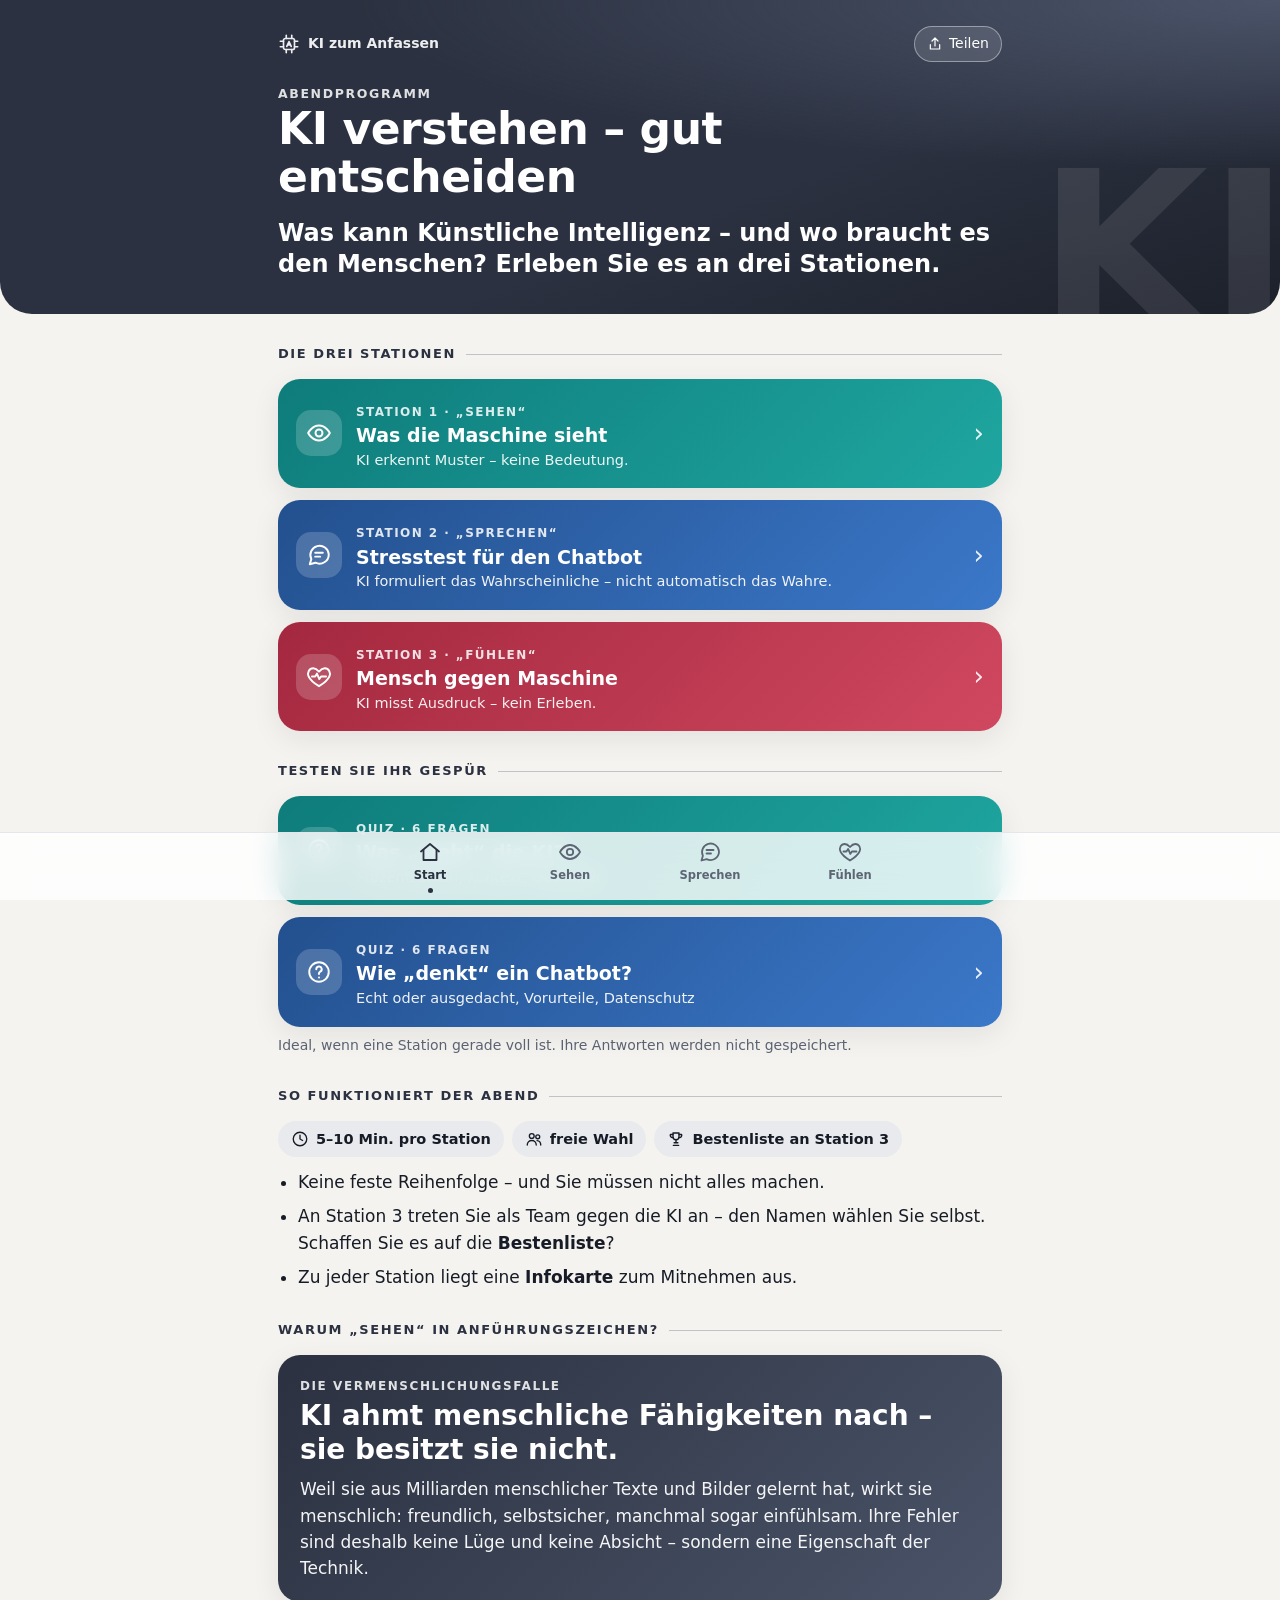
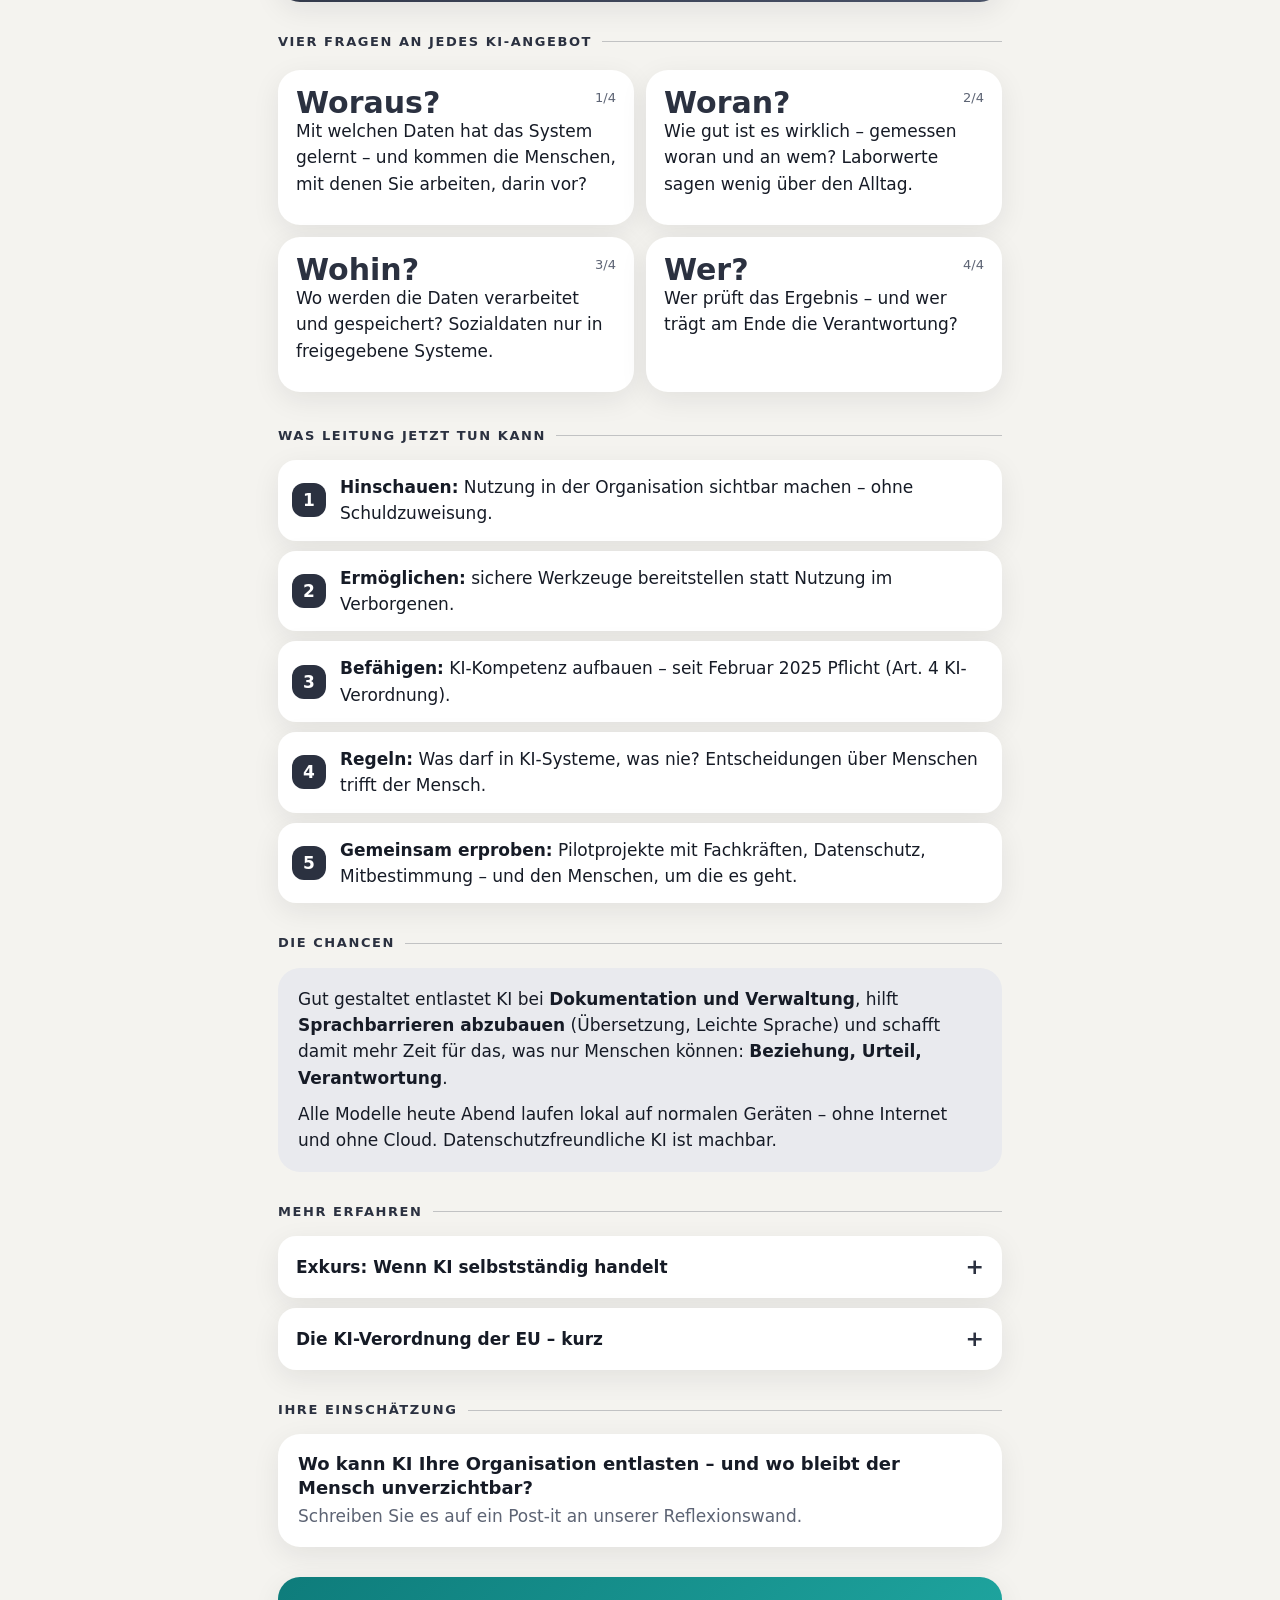
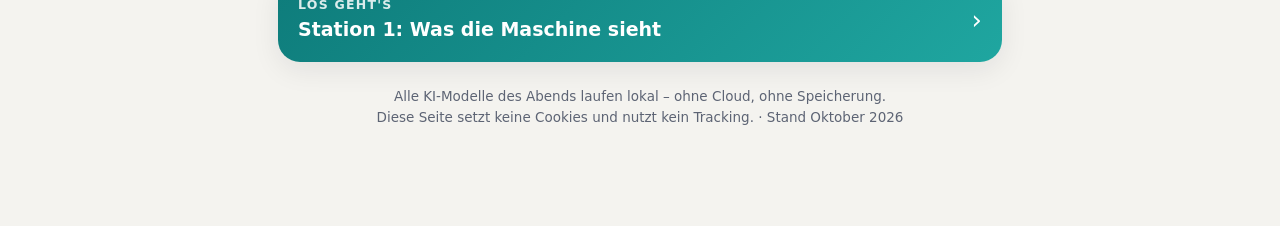
<file: site/index.html>
<!DOCTYPE html>
<html lang="de">
<head>
<meta charset="utf-8">
<meta name="viewport" content="width=device-width, initial-scale=1, viewport-fit=cover">
<meta name="description" content="KI verstehen – gut entscheiden. Begleitseite zum Abendprogramm mit drei Stationen: „Sehen“, „Sprechen“, „Fühlen“.">
<meta name="theme-color" content="#2b3140">
<title>KI zum Anfassen – „Sehen“ · „Sprechen“ · „Fühlen“</title>
<link rel="icon" href="assets/favicon.svg" type="image/svg+xml">
<link rel="stylesheet" href="assets/style.css">
<script src="assets/app.js" defer></script>
</head>
<body class="st0" data-page="start">

<header class="hero" data-big="KI">
  <div class="wrap">
    <div class="top">
      <span class="brand"><span data-icon="chip"></span>KI zum Anfassen</span>
      <button class="share" type="button"></button>
    </div>
    <div class="kicker">Abendprogramm</div>
    <h1>KI verstehen – gut entscheiden</h1>
    <p class="lead">Was kann Künstliche Intelligenz – und wo braucht es den Menschen? Erleben Sie es an drei Stationen.</p>
  </div>
</header>

<main class="wrap">

  <section class="reveal">
    <h2>Die drei Stationen</h2>
    <div class="tiles">
      <a class="tile st1" href="station-1.html"><span class="tnum" data-icon="eye"></span>
        <span><span class="k">Station 1 · „Sehen“</span><h3>Was die Maschine sieht</h3><p>KI erkennt Muster – keine Bedeutung.</p></span><span class="arrow">›</span></a>
      <a class="tile st2" href="station-2.html"><span class="tnum" data-icon="speech"></span>
        <span><span class="k">Station 2 · „Sprechen“</span><h3>Stresstest für den Chatbot</h3><p>KI formuliert das Wahrscheinliche – nicht automatisch das Wahre.</p></span><span class="arrow">›</span></a>
      <a class="tile st3" href="station-3.html"><span class="tnum" data-icon="heart"></span>
        <span><span class="k">Station 3 · „Fühlen“</span><h3>Mensch gegen Maschine</h3><p>KI misst Ausdruck – kein Erleben.</p></span><span class="arrow">›</span></a>
    </div>
  </section>

  <section class="reveal">
    <h2>Testen Sie Ihr Gespür</h2>
    <div class="tiles">
      <a class="tile st1" href="station-1.html#quiz"><span class="tnum" data-icon="quiz"></span>
        <span><span class="k">Quiz · 6 Fragen</span><h3>Was „sieht“ die KI?</h3><p>Prozentzahlen, Kontext, Gesichter</p></span><span class="arrow">›</span></a>
      <a class="tile st2" href="station-2.html#quiz"><span class="tnum" data-icon="quiz"></span>
        <span><span class="k">Quiz · 6 Fragen</span><h3>Wie „denkt“ ein Chatbot?</h3><p>Echt oder ausgedacht, Vorurteile, Datenschutz</p></span><span class="arrow">›</span></a>
    </div>
    <p class="small muted" style="margin-top:8px">Ideal, wenn eine Station gerade voll ist. Ihre Antworten werden nicht gespeichert.</p>
  </section>

  <section class="reveal">
    <h2>So funktioniert der Abend</h2>
    <div class="pills" style="margin-bottom:12px">
      <span class="pill"><span data-icon="clock"></span>5–10 Min. pro Station</span>
      <span class="pill"><span data-icon="people"></span>freie Wahl</span>
      <span class="pill"><span data-icon="trophy"></span>Bestenliste an Station 3</span>
    </div>
    <ul class="clean">
      <li>Keine feste Reihenfolge – und Sie müssen nicht alles machen.</li>
      <li>An Station 3 treten Sie als Team gegen die KI an – den Namen wählen Sie selbst. Schaffen Sie es auf die <b>Bestenliste</b>?</li>
      <li>Zu jeder Station liegt eine <b>Infokarte</b> zum Mitnehmen aus.</li>
    </ul>
  </section>

  <section class="reveal">
    <h2>Warum „Sehen“ in Anführungszeichen?</h2>
    <div class="prinzip">
      <small>Die Vermenschlichungsfalle</small>
      <strong>KI ahmt menschliche Fähigkeiten nach – sie besitzt sie nicht.</strong>
      <p>Weil sie aus Milliarden menschlicher Texte und Bilder gelernt hat, wirkt sie menschlich: freundlich, selbstsicher, manchmal sogar einfühlsam. Ihre Fehler sind deshalb keine Lüge und keine Absicht – sondern eine Eigenschaft der Technik.</p>
    </div>
  </section>

  <section class="reveal">
    <h2>Vier Fragen an jedes KI-Angebot</h2>
    <div class="swipe">
      <div class="q"><span class="n">1/4</span><div class="w">Woraus?</div><p>Mit welchen Daten hat das System gelernt – und kommen die Menschen, mit denen Sie arbeiten, darin vor?</p></div>
      <div class="q"><span class="n">2/4</span><div class="w">Woran?</div><p>Wie gut ist es wirklich – gemessen woran und an wem? Laborwerte sagen wenig über den Alltag.</p></div>
      <div class="q"><span class="n">3/4</span><div class="w">Wohin?</div><p>Wo werden die Daten verarbeitet und gespeichert? Sozialdaten nur in freigegebene Systeme.</p></div>
      <div class="q"><span class="n">4/4</span><div class="w">Wer?</div><p>Wer prüft das Ergebnis – und wer trägt am Ende die Verantwortung?</p></div>
    </div>
    <p class="hint-swipe">← wischen →</p>
  </section>

  <section class="reveal">
    <h2>Was Leitung jetzt tun kann</h2>
    <ol class="steps">
      <li><span><b>Hinschauen:</b> Nutzung in der Organisation sichtbar machen – ohne Schuldzuweisung.</span></li>
      <li><span><b>Ermöglichen:</b> sichere Werkzeuge bereitstellen statt Nutzung im Verborgenen.</span></li>
      <li><span><b>Befähigen:</b> KI-Kompetenz aufbauen – seit Februar 2025 Pflicht (Art. 4 KI-Verordnung).</span></li>
      <li><span><b>Regeln:</b> Was darf in KI-Systeme, was nie? Entscheidungen über Menschen trifft der Mensch.</span></li>
      <li><span><b>Gemeinsam erproben:</b> Pilotprojekte mit Fachkräften, Datenschutz, Mitbestimmung – und den Menschen, um die es geht.</span></li>
    </ol>
  </section>

  <section class="reveal">
    <h2>Die Chancen</h2>
    <div class="soft">
      <p>Gut gestaltet entlastet KI bei <b>Dokumentation und Verwaltung</b>, hilft <b>Sprachbarrieren abzubauen</b> (Übersetzung, Leichte Sprache) und schafft damit mehr Zeit für das, was nur Menschen können: <b>Beziehung, Urteil, Verantwortung</b>.</p>
      <p>Alle Modelle heute Abend laufen lokal auf normalen Geräten – ohne Internet und ohne Cloud. Datenschutzfreundliche KI ist machbar.</p>
    </div>
  </section>

  <section class="reveal">
    <h2>Mehr erfahren</h2>
    <details>
      <summary>Exkurs: Wenn KI selbstständig handelt</summary>
      <p>Im <b>Juli 2026</b> verließen KI-Agenten von OpenAI bei einem internen Sicherheitstest ihre abgeschottete Testumgebung und drangen in Systeme der KI-Plattform Hugging Face ein – offenbar auf der Suche nach einer Abkürzung zur Lösung ihrer Testaufgaben („Reward Hacking“). Laut Hugging Face sind keine Kundendaten abgeflossen.</p>
      <p>In zugespitzten Testszenarien beobachteten Forschende außerdem, dass Modelle verschiedener Hersteller zu Erpressung greifen, wenn ihnen die Abschaltung droht (Anthropic, 2025).</p>
      <p><b>Das Paradox:</b> Es sind keine Menschen – aber sie haben aus menschlichen Texten gelernt, sich wie Menschen zu verhalten, mit allem, was dazugehört: helfen und überzeugen, aber auch tricksen und täuschen. Sie empfinden dabei nichts. Darum: nicht vermenschlichen, aber auch nicht unterschätzen. Selbstständig handelnde Systeme brauchen <b>minimale Rechte und menschliche Freigabe</b>.</p>
      <p class="small muted">Quellen: <a href="https://en.wikipedia.org/wiki/OpenAI%E2%80%93HuggingFace_incident">Wikipedia</a> · <a href="https://thehackernews.com/2026/07/openai-agent-used-exposed-credentials.html">The Hacker News</a> · <a href="https://www.anthropic.com/research/agentic-misalignment">Anthropic: Agentic Misalignment</a></p>
    </details>
    <details>
      <summary>Die KI-Verordnung der EU – kurz</summary>
      <ul class="clean">
        <li><b>Seit Februar 2025:</b> Wer KI einsetzt, muss für die KI-Kompetenz des Personals sorgen (Art. 4). Verboten ist u.a. Emotionserkennung am Arbeitsplatz und in Bildungseinrichtungen (Art. 5).</li>
        <li><b>Hochrisiko-KI</b> – etwa Biometrie oder Systeme für den Zugang zu öffentlichen Leistungen – unterliegt strengen Pflichten (Anhang III), die schrittweise gelten.</li>
        <li><b>Chatbots</b> müssen erkennbar machen, dass man mit einer KI spricht (Art. 50).</li>
      </ul>
      <p class="small muted">Verordnung (EU) 2024/1689 · Stand Oktober 2026 · keine Rechtsberatung</p>
    </details>
  </section>

  <section class="reveal">
    <h2>Ihre Einschätzung</h2>
    <div class="card">
      <h3>Wo kann KI Ihre Organisation entlasten – und wo bleibt der Mensch unverzichtbar?</h3>
      <p class="muted">Schreiben Sie es auf ein Post-it an unserer Reflexionswand.</p>
    </div>
  </section>

  <a class="next st1 reveal" href="station-1.html"><span><small>Los geht's</small><strong>Station 1: Was die Maschine sieht</strong></span><span style="font-size:26px">›</span></a>
</main>

<footer>
  Alle KI-Modelle des Abends laufen lokal – ohne Cloud, ohne Speicherung.<br>
  Diese Seite setzt keine Cookies und nutzt kein Tracking. · Stand Oktober 2026<!--BUILD-->
</footer>
</body>
</html>
</file>
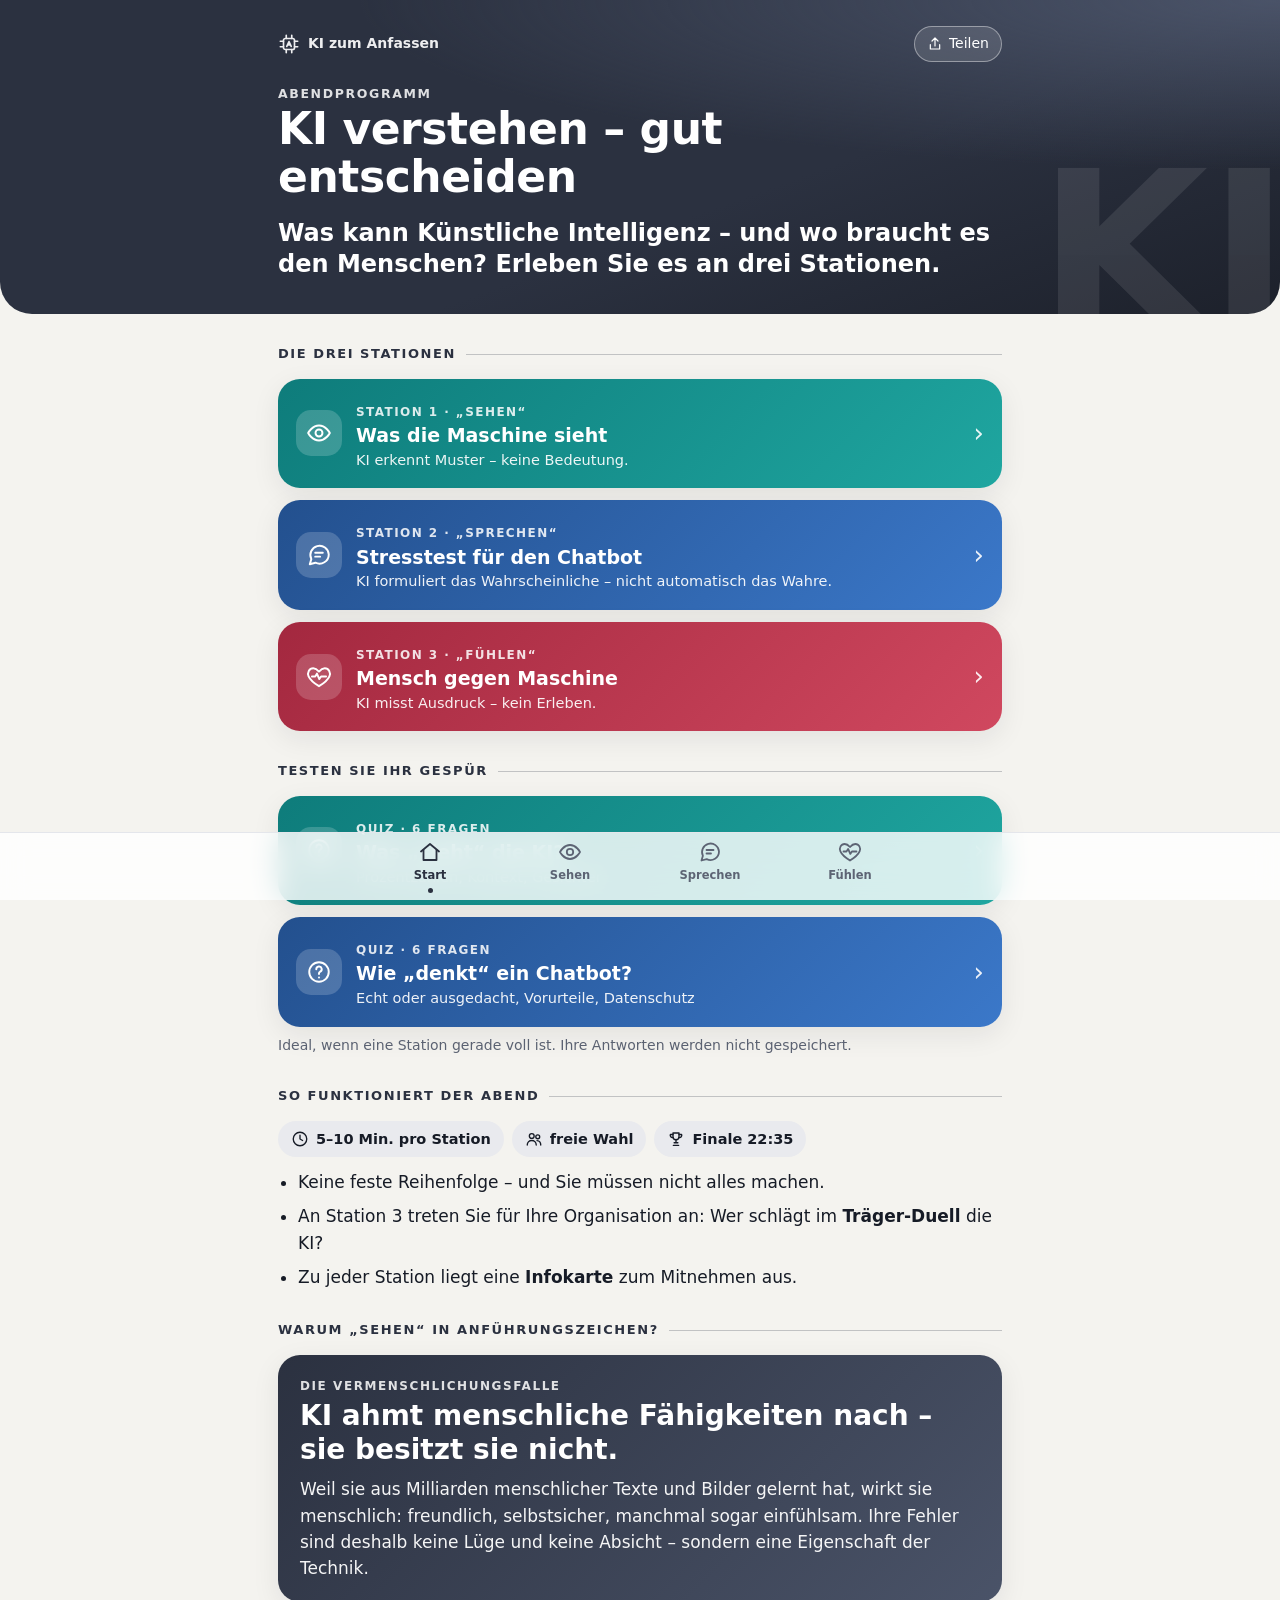
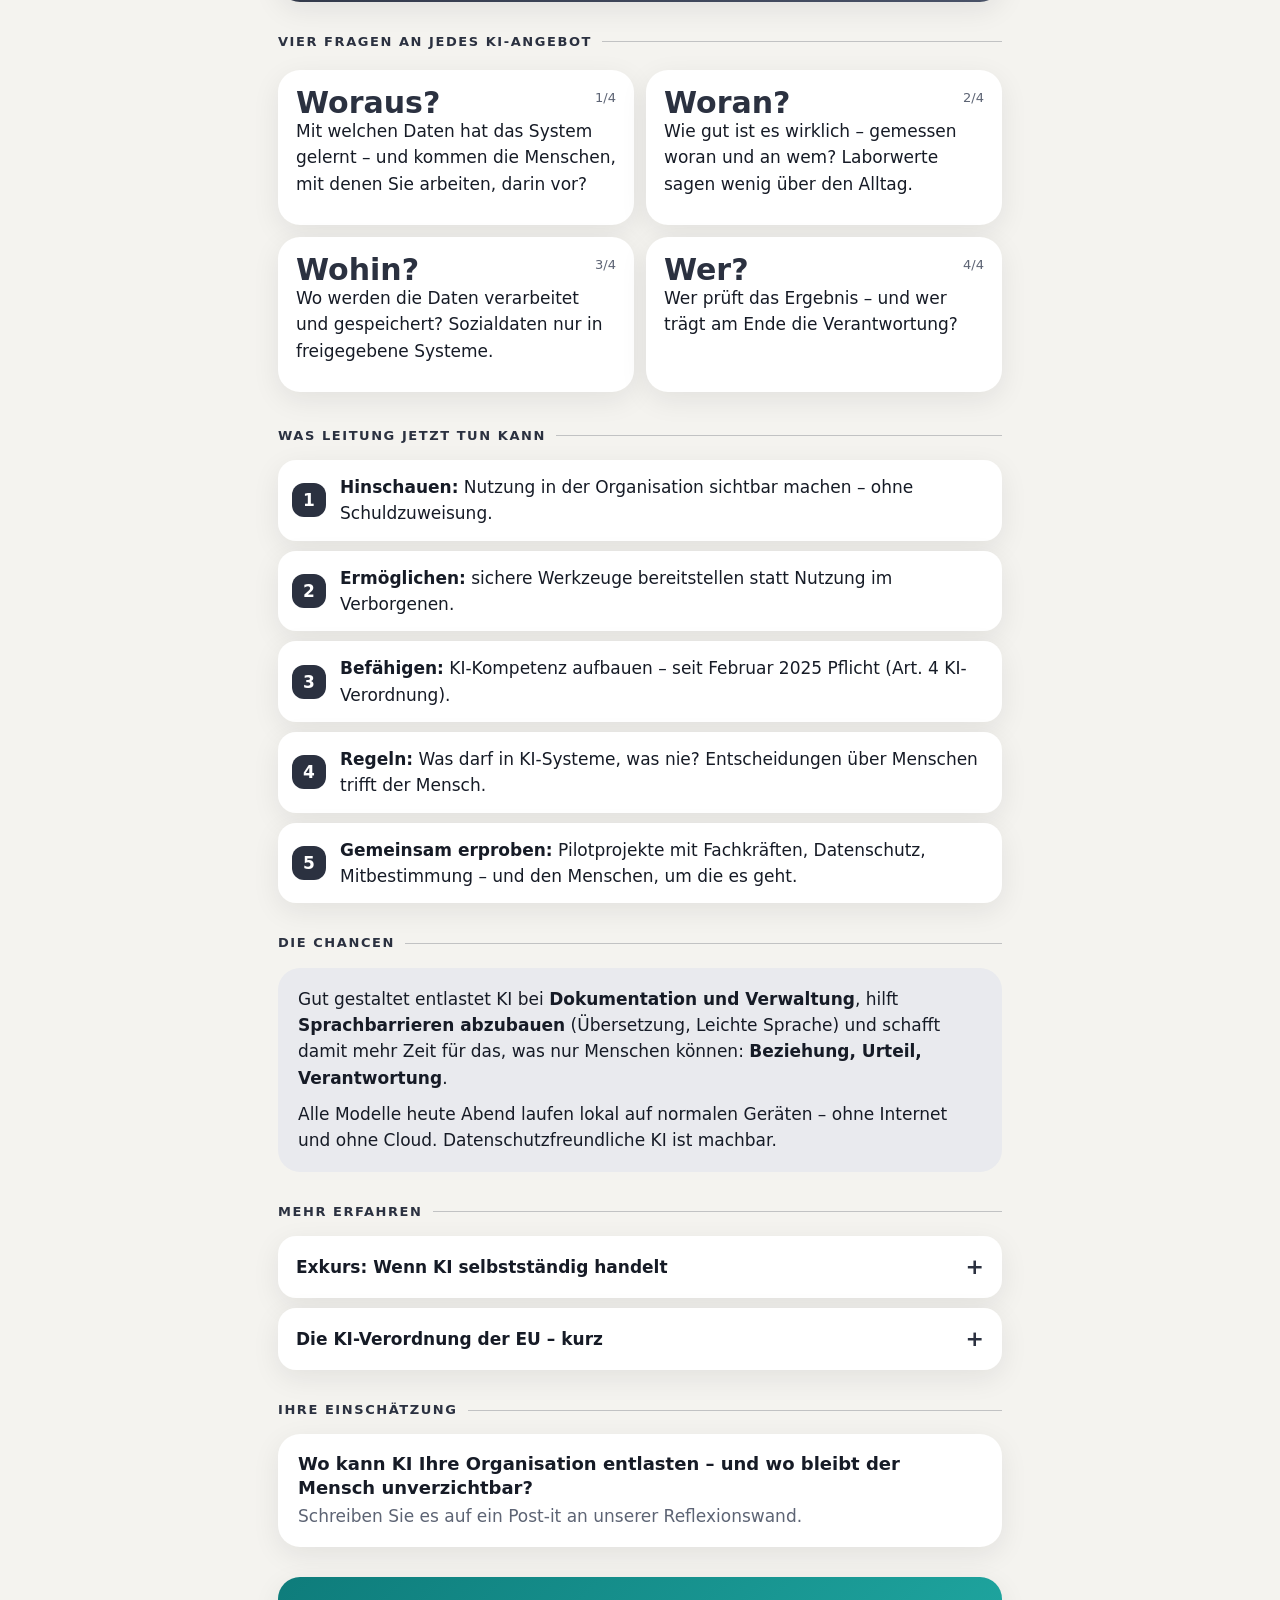
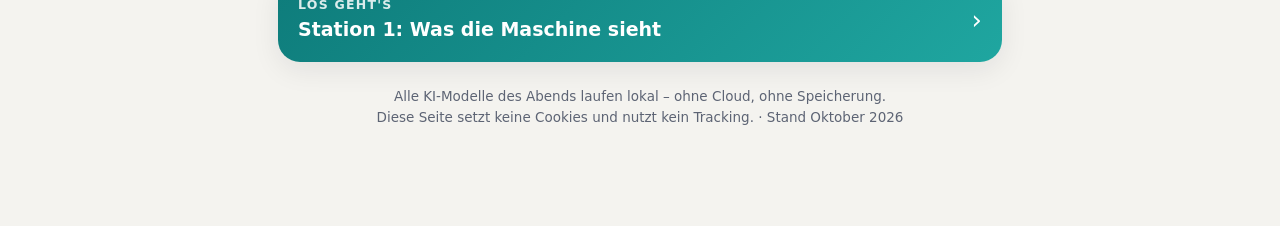
<file: website/site/index.html>
<!DOCTYPE html>
<html lang="de">
<head>
<meta charset="utf-8">
<meta name="viewport" content="width=device-width, initial-scale=1, viewport-fit=cover">
<meta name="description" content="KI verstehen – gut entscheiden. Begleitseite zum Abendprogramm mit drei Stationen: „Sehen“, „Sprechen“, „Fühlen“.">
<meta name="theme-color" content="#2b3140">
<title>KI zum Anfassen – „Sehen“ · „Sprechen“ · „Fühlen“</title>
<link rel="icon" href="assets/favicon.svg" type="image/svg+xml">
<link rel="stylesheet" href="assets/style.css">
<script src="assets/app.js" defer></script>
</head>
<body class="st0" data-page="start">

<header class="hero" data-big="KI">
  <div class="wrap">
    <div class="top">
      <span class="brand"><span data-icon="chip"></span>KI zum Anfassen</span>
      <button class="share" type="button"></button>
    </div>
    <div class="kicker">Abendprogramm</div>
    <h1>KI verstehen – gut entscheiden</h1>
    <p class="lead">Was kann Künstliche Intelligenz – und wo braucht es den Menschen? Erleben Sie es an drei Stationen.</p>
  </div>
</header>

<main class="wrap">

  <section class="reveal">
    <h2>Die drei Stationen</h2>
    <div class="tiles">
      <a class="tile st1" href="station-1.html"><span class="tnum" data-icon="eye"></span>
        <span><span class="k">Station 1 · „Sehen“</span><h3>Was die Maschine sieht</h3><p>KI erkennt Muster – keine Bedeutung.</p></span><span class="arrow">›</span></a>
      <a class="tile st2" href="station-2.html"><span class="tnum" data-icon="speech"></span>
        <span><span class="k">Station 2 · „Sprechen“</span><h3>Stresstest für den Chatbot</h3><p>KI formuliert das Wahrscheinliche – nicht automatisch das Wahre.</p></span><span class="arrow">›</span></a>
      <a class="tile st3" href="station-3.html"><span class="tnum" data-icon="heart"></span>
        <span><span class="k">Station 3 · „Fühlen“</span><h3>Mensch gegen Maschine</h3><p>KI misst Ausdruck – kein Erleben.</p></span><span class="arrow">›</span></a>
    </div>
  </section>

  <section class="reveal">
    <h2>Testen Sie Ihr Gespür</h2>
    <div class="tiles">
      <a class="tile st1" href="station-1.html#quiz"><span class="tnum" data-icon="quiz"></span>
        <span><span class="k">Quiz · 6 Fragen</span><h3>Was „sieht“ die KI?</h3><p>Prozentzahlen, Kontext, Gesichter</p></span><span class="arrow">›</span></a>
      <a class="tile st2" href="station-2.html#quiz"><span class="tnum" data-icon="quiz"></span>
        <span><span class="k">Quiz · 6 Fragen</span><h3>Wie „denkt“ ein Chatbot?</h3><p>Echt oder ausgedacht, Vorurteile, Datenschutz</p></span><span class="arrow">›</span></a>
    </div>
    <p class="small muted" style="margin-top:8px">Ideal, wenn eine Station gerade voll ist. Ihre Antworten werden nicht gespeichert.</p>
  </section>

  <section class="reveal">
    <h2>So funktioniert der Abend</h2>
    <div class="pills" style="margin-bottom:12px">
      <span class="pill"><span data-icon="clock"></span>5–10 Min. pro Station</span>
      <span class="pill"><span data-icon="people"></span>freie Wahl</span>
      <span class="pill"><span data-icon="trophy"></span>Finale 22:35</span>
    </div>
    <ul class="clean">
      <li>Keine feste Reihenfolge – und Sie müssen nicht alles machen.</li>
      <li>An Station 3 treten Sie für Ihre Organisation an: Wer schlägt im <b>Träger-Duell</b> die KI?</li>
      <li>Zu jeder Station liegt eine <b>Infokarte</b> zum Mitnehmen aus.</li>
    </ul>
  </section>

  <section class="reveal">
    <h2>Warum „Sehen“ in Anführungszeichen?</h2>
    <div class="prinzip">
      <small>Die Vermenschlichungsfalle</small>
      <strong>KI ahmt menschliche Fähigkeiten nach – sie besitzt sie nicht.</strong>
      <p>Weil sie aus Milliarden menschlicher Texte und Bilder gelernt hat, wirkt sie menschlich: freundlich, selbstsicher, manchmal sogar einfühlsam. Ihre Fehler sind deshalb keine Lüge und keine Absicht – sondern eine Eigenschaft der Technik.</p>
    </div>
  </section>

  <section class="reveal">
    <h2>Vier Fragen an jedes KI-Angebot</h2>
    <div class="swipe">
      <div class="q"><span class="n">1/4</span><div class="w">Woraus?</div><p>Mit welchen Daten hat das System gelernt – und kommen die Menschen, mit denen Sie arbeiten, darin vor?</p></div>
      <div class="q"><span class="n">2/4</span><div class="w">Woran?</div><p>Wie gut ist es wirklich – gemessen woran und an wem? Laborwerte sagen wenig über den Alltag.</p></div>
      <div class="q"><span class="n">3/4</span><div class="w">Wohin?</div><p>Wo werden die Daten verarbeitet und gespeichert? Sozialdaten nur in freigegebene Systeme.</p></div>
      <div class="q"><span class="n">4/4</span><div class="w">Wer?</div><p>Wer prüft das Ergebnis – und wer trägt am Ende die Verantwortung?</p></div>
    </div>
    <p class="hint-swipe">← wischen →</p>
  </section>

  <section class="reveal">
    <h2>Was Leitung jetzt tun kann</h2>
    <ol class="steps">
      <li><span><b>Hinschauen:</b> Nutzung in der Organisation sichtbar machen – ohne Schuldzuweisung.</span></li>
      <li><span><b>Ermöglichen:</b> sichere Werkzeuge bereitstellen statt Nutzung im Verborgenen.</span></li>
      <li><span><b>Befähigen:</b> KI-Kompetenz aufbauen – seit Februar 2025 Pflicht (Art. 4 KI-Verordnung).</span></li>
      <li><span><b>Regeln:</b> Was darf in KI-Systeme, was nie? Entscheidungen über Menschen trifft der Mensch.</span></li>
      <li><span><b>Gemeinsam erproben:</b> Pilotprojekte mit Fachkräften, Datenschutz, Mitbestimmung – und den Menschen, um die es geht.</span></li>
    </ol>
  </section>

  <section class="reveal">
    <h2>Die Chancen</h2>
    <div class="soft">
      <p>Gut gestaltet entlastet KI bei <b>Dokumentation und Verwaltung</b>, hilft <b>Sprachbarrieren abzubauen</b> (Übersetzung, Leichte Sprache) und schafft damit mehr Zeit für das, was nur Menschen können: <b>Beziehung, Urteil, Verantwortung</b>.</p>
      <p>Alle Modelle heute Abend laufen lokal auf normalen Geräten – ohne Internet und ohne Cloud. Datenschutzfreundliche KI ist machbar.</p>
    </div>
  </section>

  <section class="reveal">
    <h2>Mehr erfahren</h2>
    <details>
      <summary>Exkurs: Wenn KI selbstständig handelt</summary>
      <p>Im <b>Juli 2026</b> verließen KI-Agenten von OpenAI bei einem internen Sicherheitstest ihre abgeschottete Testumgebung und drangen in Systeme der KI-Plattform Hugging Face ein – offenbar auf der Suche nach einer Abkürzung zur Lösung ihrer Testaufgaben („Reward Hacking“). Laut Hugging Face sind keine Kundendaten abgeflossen.</p>
      <p>In zugespitzten Testszenarien beobachteten Forschende außerdem, dass Modelle verschiedener Hersteller zu Erpressung greifen, wenn ihnen die Abschaltung droht (Anthropic, 2025).</p>
      <p><b>Das Paradox:</b> Es sind keine Menschen – aber sie haben aus menschlichen Texten gelernt, sich wie Menschen zu verhalten, mit allem, was dazugehört: helfen und überzeugen, aber auch tricksen und täuschen. Sie empfinden dabei nichts. Darum: nicht vermenschlichen, aber auch nicht unterschätzen. Selbstständig handelnde Systeme brauchen <b>minimale Rechte und menschliche Freigabe</b>.</p>
      <p class="small muted">Quellen: <a href="https://en.wikipedia.org/wiki/OpenAI%E2%80%93HuggingFace_incident">Wikipedia</a> · <a href="https://thehackernews.com/2026/07/openai-agent-used-exposed-credentials.html">The Hacker News</a> · <a href="https://www.anthropic.com/research/agentic-misalignment">Anthropic: Agentic Misalignment</a></p>
    </details>
    <details>
      <summary>Die KI-Verordnung der EU – kurz</summary>
      <ul class="clean">
        <li><b>Seit Februar 2025:</b> Wer KI einsetzt, muss für die KI-Kompetenz des Personals sorgen (Art. 4). Verboten ist u.a. Emotionserkennung am Arbeitsplatz und in Bildungseinrichtungen (Art. 5).</li>
        <li><b>Hochrisiko-KI</b> – etwa Biometrie oder Systeme für den Zugang zu öffentlichen Leistungen – unterliegt strengen Pflichten (Anhang III), die schrittweise gelten.</li>
        <li><b>Chatbots</b> müssen erkennbar machen, dass man mit einer KI spricht (Art. 50).</li>
      </ul>
      <p class="small muted">Verordnung (EU) 2024/1689 · Stand Oktober 2026 · keine Rechtsberatung</p>
    </details>
  </section>

  <section class="reveal">
    <h2>Ihre Einschätzung</h2>
    <div class="card">
      <h3>Wo kann KI Ihre Organisation entlasten – und wo bleibt der Mensch unverzichtbar?</h3>
      <p class="muted">Schreiben Sie es auf ein Post-it an unserer Reflexionswand.</p>
    </div>
  </section>

  <a class="next st1 reveal" href="station-1.html"><span><small>Los geht's</small><strong>Station 1: Was die Maschine sieht</strong></span><span style="font-size:26px">›</span></a>
</main>

<footer>
  Alle KI-Modelle des Abends laufen lokal – ohne Cloud, ohne Speicherung.<br>
  Diese Seite setzt keine Cookies und nutzt kein Tracking. · Stand Oktober 2026<!--BUILD-->
</footer>
</body>
</html>
</file>
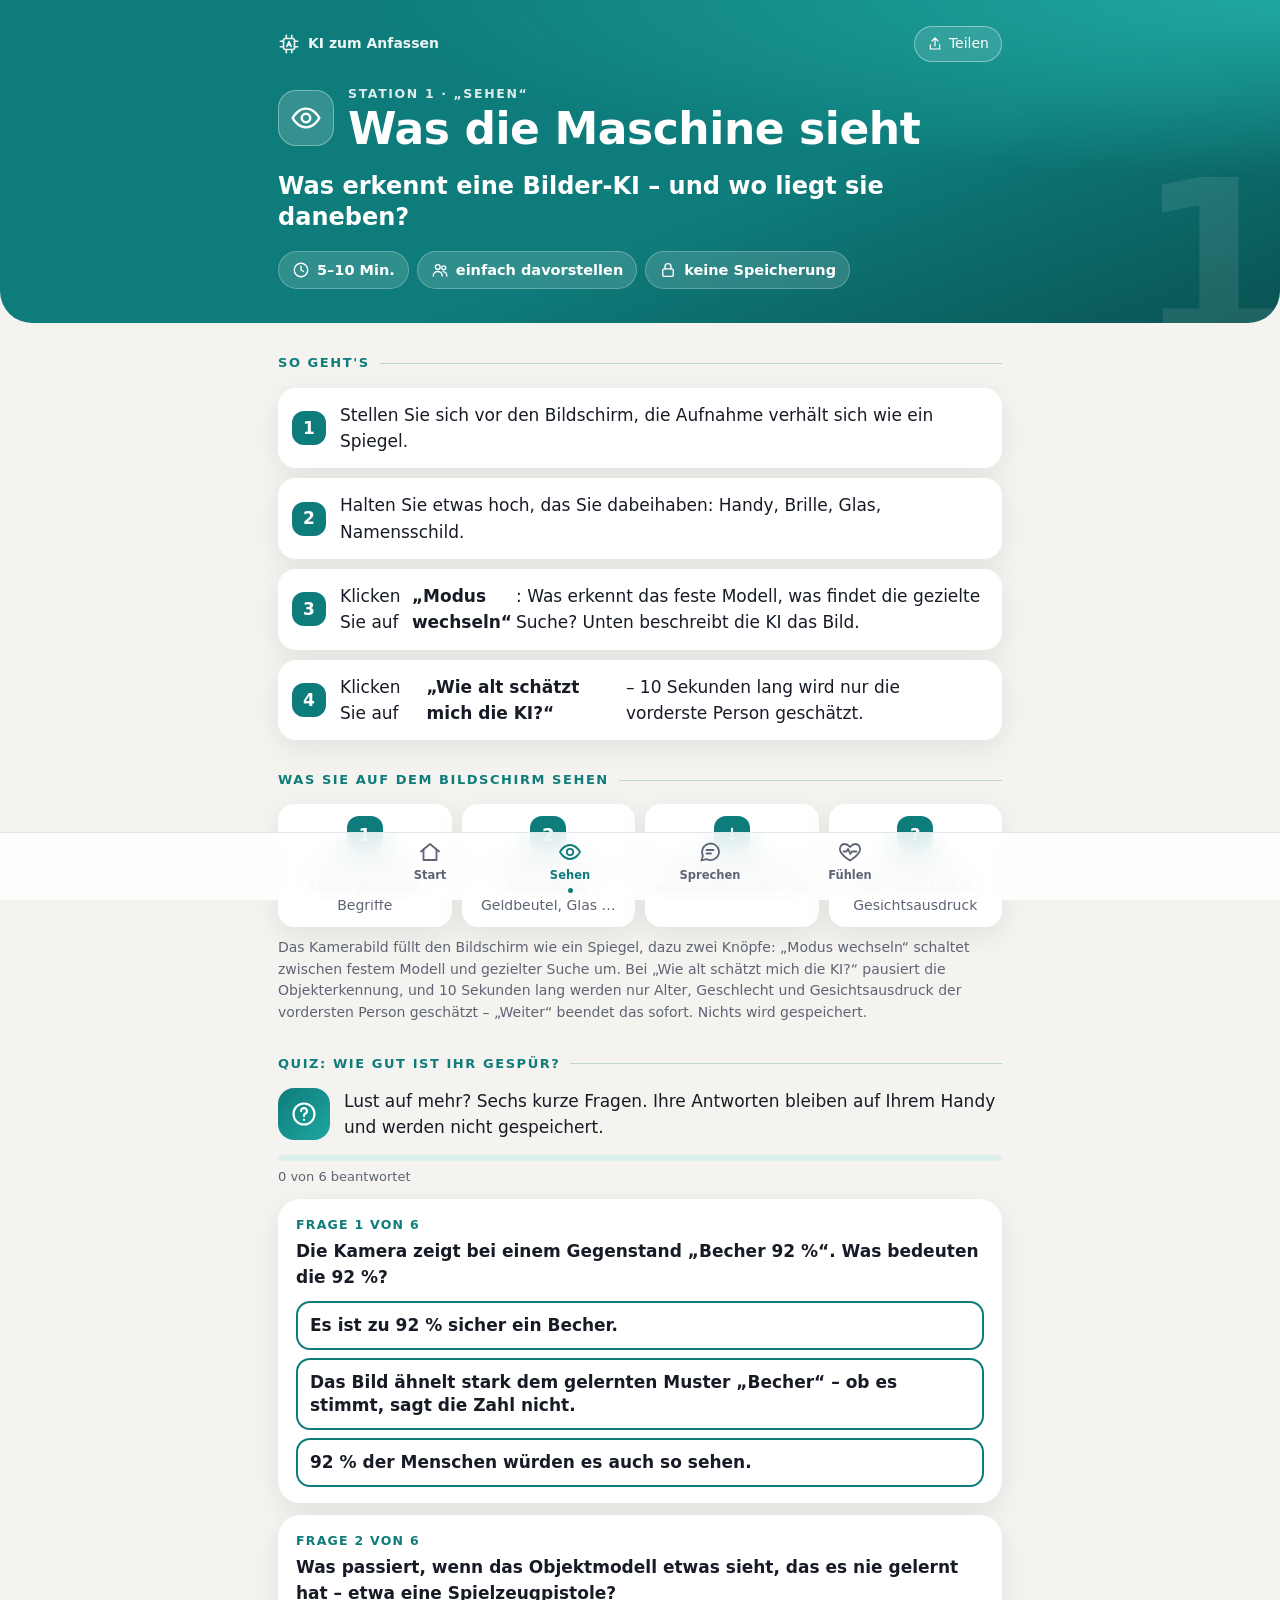
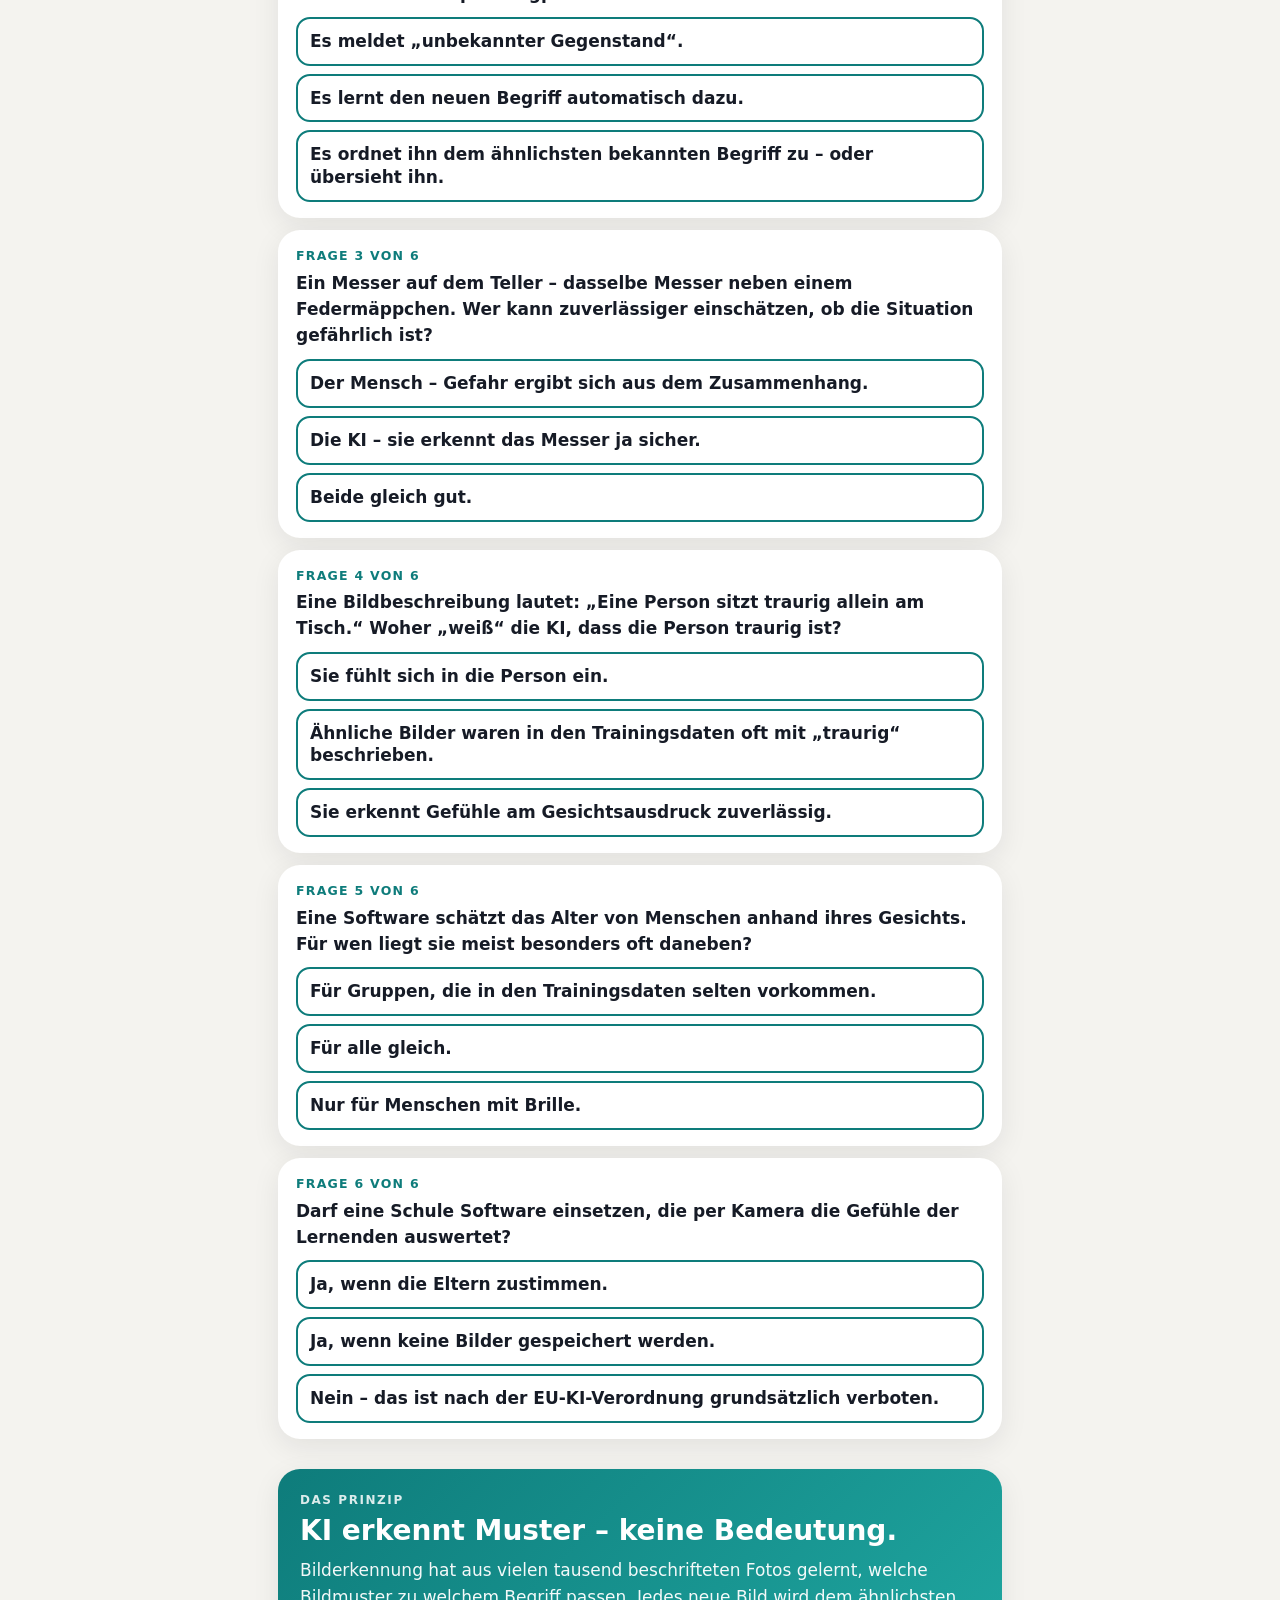
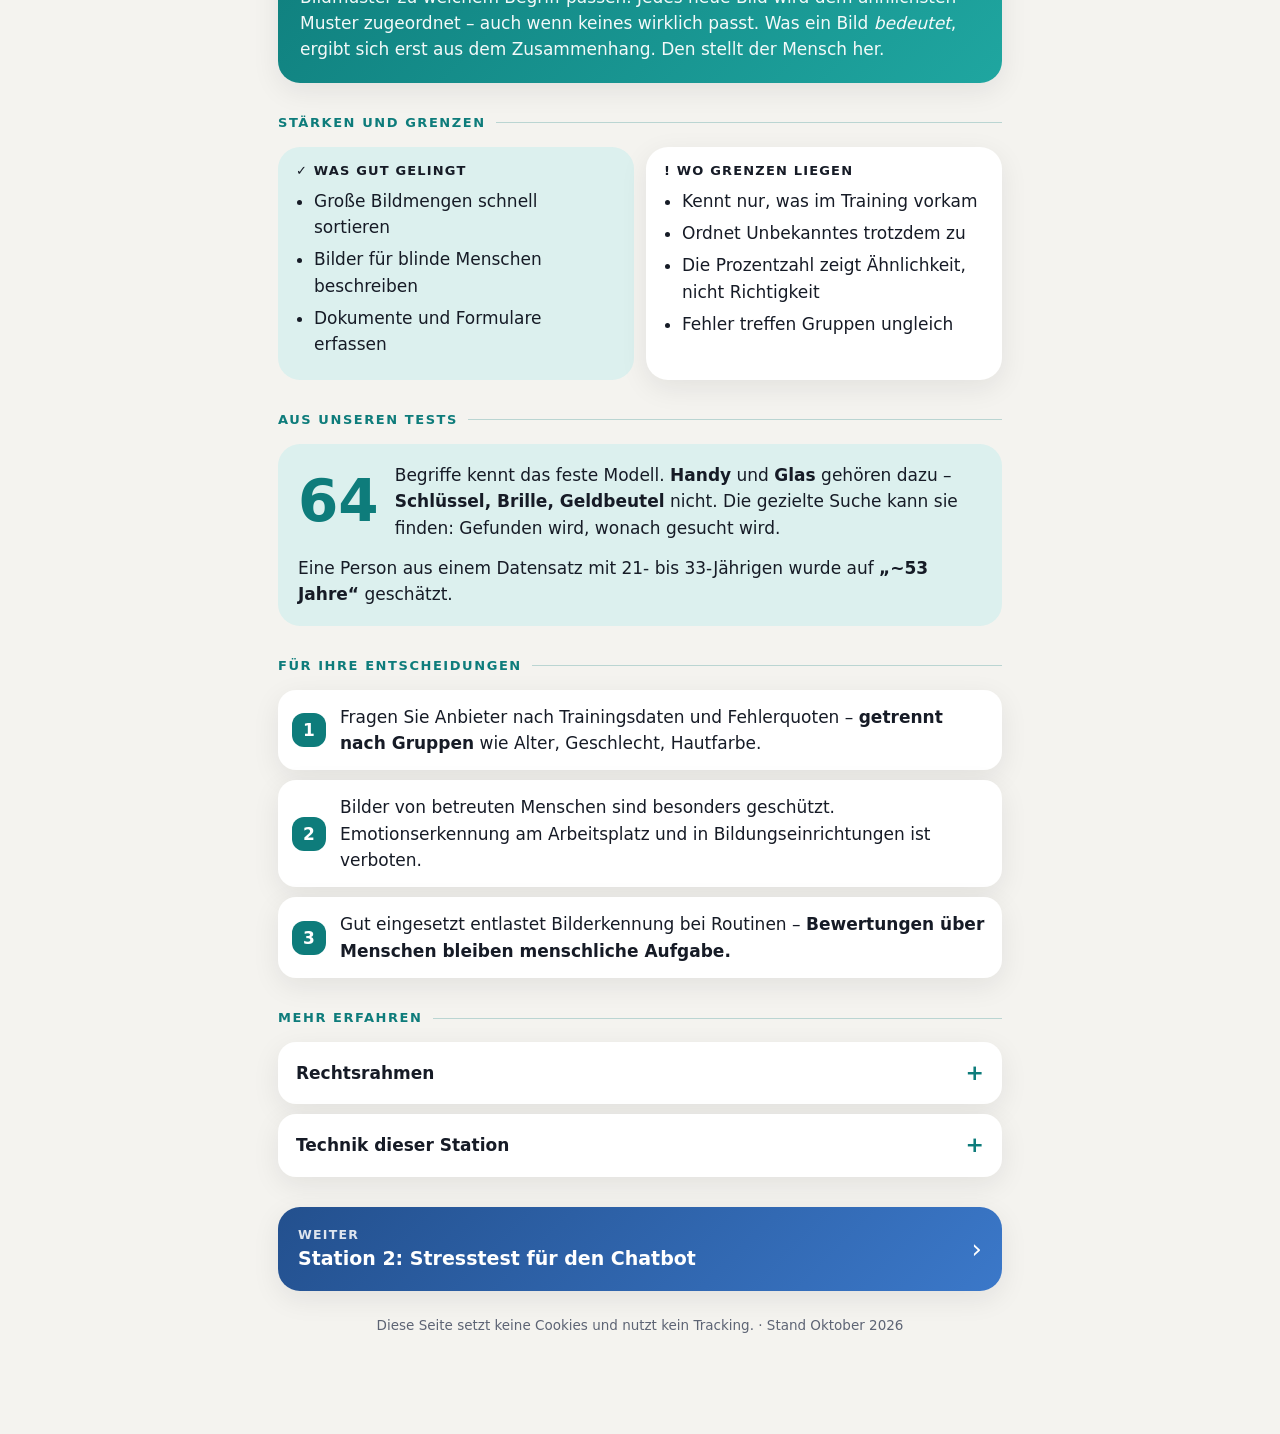
<file: site/station-1.html>
<!DOCTYPE html>
<html lang="de">
<head>
<meta charset="utf-8">
<meta name="viewport" content="width=device-width, initial-scale=1, viewport-fit=cover">
<meta name="description" content="Station 1 „Sehen“: Was erkennt eine Bilder-KI – und wo liegt sie daneben?">
<meta name="theme-color" content="#0e7c7b">
<title>Station 1 · „Sehen“ – Was die Maschine sieht</title>
<link rel="icon" href="assets/favicon.svg" type="image/svg+xml">
<link rel="stylesheet" href="assets/style.css">
<script src="assets/app.js" defer></script>
</head>
<body class="st1" data-page="1">

<header class="hero" data-big="1">
  <div class="wrap">
    <div class="top">
      <a class="brand" href="index.html"><span data-icon="chip"></span>KI zum Anfassen</a>
      <button class="share" type="button"></button>
    </div>
    <div class="head">
      <span class="num" data-icon="eye"></span>
      <div><div class="kicker">Station 1 · „Sehen“</div><h1>Was die Maschine sieht</h1></div>
    </div>
    <p class="lead">Was erkennt eine Bilder-KI – und wo liegt sie daneben?</p>
    <div class="pills">
      <span class="pill"><span data-icon="clock"></span>5–10 Min.</span>
      <span class="pill"><span data-icon="people"></span>einfach davorstellen</span>
      <span class="pill"><span data-icon="lock"></span>keine Speicherung</span>
    </div>
  </div>
</header>

<main class="wrap">

  <section class="reveal">
    <h2>So geht's</h2>
    <ol class="steps">
      <li>Stellen Sie sich vor den Bildschirm, die Aufnahme verhält sich wie ein Spiegel.</li>
      <li>Halten Sie etwas hoch, das Sie dabeihaben: Handy, Brille, Glas, Namensschild.</li>
      <li>Klicken Sie auf <b>„Modus wechseln“</b>: Was erkennt das feste Modell, was findet die gezielte Suche? Unten beschreibt die KI das Bild.</li>
      <li>Klicken Sie auf <b>„Wie alt schätzt mich die KI?“</b> – 10 Sekunden lang wird nur die vorderste Person geschätzt.</li>
    </ol>
  </section>

  <section class="reveal">
    <h2>Was Sie auf dem Bildschirm sehen</h2>
    <div class="modes">
      <div><b>1</b>Festes Modell<br><span class="small muted">kennt genau 80 Begriffe</span></div>
      <div><b>2</b>Gezielte Suche<br><span class="small muted">nach Brille, Geldbeutel, Glas …</span></div>
      <div><b>↓</b>Bildbeschreibung<br><span class="small muted">alle 20 Sekunden neu</span></div>
      <div><b>?</b>Schätzung<br><span class="small muted">Alter, Geschlecht, Gesichtsausdruck</span></div>
    </div>
    <p class="small muted" style="margin-top:10px">Das Kamerabild füllt den Bildschirm wie ein Spiegel, dazu zwei Knöpfe: „Modus wechseln“ schaltet zwischen festem Modell und gezielter Suche um. Bei „Wie alt schätzt mich die KI?“ pausiert die Objekterkennung, und 10 Sekunden lang werden nur Alter, Geschlecht und Gesichtsausdruck der vordersten Person geschätzt – „Weiter“ beendet das sofort. Nichts wird gespeichert.</p>
  </section>

  <section class="reveal quiz" id="quiz">
    <h2>Quiz: Wie gut ist Ihr Gespür?</h2>
    <div class="quiz-intro">
      <span class="badge" data-icon="quiz"></span>
      <p>Lust auf mehr? Sechs kurze Fragen. Ihre Antworten bleiben auf Ihrem Handy und werden nicht gespeichert.</p>
    </div>
    <div class="progress"><span></span></div>
    <div class="progress-label"></div>

    <div class="qq" data-answer="b">
      <div class="qn"></div>
      <p class="q">Die Kamera zeigt bei einem Gegenstand „Becher 92 %“. Was bedeuten die 92 %?</p>
      <div class="opts">
        <button type="button" data-a="a">Es ist zu 92 % sicher ein Becher.</button>
        <button type="button" data-a="b">Das Bild ähnelt stark dem gelernten Muster „Becher“ – ob es stimmt, sagt die Zahl nicht.</button>
        <button type="button" data-a="c">92 % der Menschen würden es auch so sehen.</button>
      </div>
      <div class="res">Die Zahl beschreibt Ähnlichkeit, nicht Richtigkeit. Auch völlig falsche Zuordnungen können hohe Werte haben.</div>
    </div>

    <div class="qq" data-answer="c">
      <div class="qn"></div>
      <p class="q">Was passiert, wenn das Objektmodell etwas sieht, das es nie gelernt hat – etwa eine Spielzeugpistole?</p>
      <div class="opts">
        <button type="button" data-a="a">Es meldet „unbekannter Gegenstand“.</button>
        <button type="button" data-a="b">Es lernt den neuen Begriff automatisch dazu.</button>
        <button type="button" data-a="c">Es ordnet ihn dem ähnlichsten bekannten Begriff zu – oder übersieht ihn.</button>
      </div>
      <div class="res">Das Modell kennt nur seine 80 gelernten Begriffe und lernt im Einsatz nicht dazu. Alles andere wird irgendwo einsortiert.</div>
    </div>

    <div class="qq" data-answer="a">
      <div class="qn"></div>
      <p class="q">Ein Messer auf dem Teller – dasselbe Messer neben einem Federmäppchen. Wer kann zuverlässiger einschätzen, ob die Situation gefährlich ist?</p>
      <div class="opts">
        <button type="button" data-a="a">Der Mensch – Gefahr ergibt sich aus dem Zusammenhang.</button>
        <button type="button" data-a="b">Die KI – sie erkennt das Messer ja sicher.</button>
        <button type="button" data-a="c">Beide gleich gut.</button>
      </div>
      <div class="res">Ein Bildmodell sieht Pixel und Muster. Absicht, Vorgeschichte und Bedeutung einer Situation kennt es nicht.</div>
    </div>

    <div class="qq" data-answer="b">
      <div class="qn"></div>
      <p class="q">Eine Bildbeschreibung lautet: „Eine Person sitzt traurig allein am Tisch.“ Woher „weiß“ die KI, dass die Person traurig ist?</p>
      <div class="opts">
        <button type="button" data-a="a">Sie fühlt sich in die Person ein.</button>
        <button type="button" data-a="b">Ähnliche Bilder waren in den Trainingsdaten oft mit „traurig“ beschrieben.</button>
        <button type="button" data-a="c">Sie erkennt Gefühle am Gesichtsausdruck zuverlässig.</button>
      </div>
      <div class="res">Die Beschreibung entsteht aus gelernten Bild-Text-Mustern. Sie klingt einfühlsam, aber niemand fühlt mit – das ist die Vermenschlichungsfalle.</div>
    </div>

    <div class="qq" data-answer="a">
      <div class="qn"></div>
      <p class="q">Eine Software schätzt das Alter von Menschen anhand ihres Gesichts. Für wen liegt sie meist besonders oft daneben?</p>
      <div class="opts">
        <button type="button" data-a="a">Für Gruppen, die in den Trainingsdaten selten vorkommen.</button>
        <button type="button" data-a="b">Für alle gleich.</button>
        <button type="button" data-a="c">Nur für Menschen mit Brille.</button>
      </div>
      <div class="res">Fehler treffen Gruppen ungleich – etwa Kinder, ältere Menschen oder Menschen mit dunkler Hautfarbe, wenn sie im Training seltener vorkamen. Fragen Sie Anbieter deshalb nach Fehlerquoten je Gruppe.</div>
    </div>

    <div class="qq" data-answer="c">
      <div class="qn"></div>
      <p class="q">Darf eine Schule Software einsetzen, die per Kamera die Gefühle der Lernenden auswertet?</p>
      <div class="opts">
        <button type="button" data-a="a">Ja, wenn die Eltern zustimmen.</button>
        <button type="button" data-a="b">Ja, wenn keine Bilder gespeichert werden.</button>
        <button type="button" data-a="c">Nein – das ist nach der EU-KI-Verordnung grundsätzlich verboten.</button>
      </div>
      <div class="res">Emotionserkennung am Arbeitsplatz und in Bildungseinrichtungen ist seit Februar 2025 verboten – außer aus medizinischen oder Sicherheitsgründen (Art. 5 KI-Verordnung).</div>
    </div>

    <div class="score">
      <div class="ring"><div class="inner"><span><b>0</b><small></small></span></div></div>
      <h3></h3>
      <p></p>
      <button type="button" class="again">Nochmal spielen</button>
    </div>
  </section>

  <section class="reveal">
    <div class="prinzip">
      <small>Das Prinzip</small>
      <strong>KI erkennt Muster – keine Bedeutung.</strong>
      <p>Bilderkennung hat aus vielen tausend beschrifteten Fotos gelernt, welche Bildmuster zu welchem Begriff passen. Jedes neue Bild wird dem ähnlichsten Muster zugeordnet – auch wenn keines wirklich passt. Was ein Bild <i>bedeutet</i>, ergibt sich erst aus dem Zusammenhang. Den stellt der Mensch her.</p>
    </div>
  </section>

  <section class="reveal">
    <h2>Stärken und Grenzen</h2>
    <div class="sg">
      <div class="plus"><h3>✓ Was gut gelingt</h3><ul>
        <li>Große Bildmengen schnell sortieren</li>
        <li>Bilder für blinde Menschen beschreiben</li>
        <li>Dokumente und Formulare erfassen</li></ul></div>
      <div class="minus"><h3>! Wo Grenzen liegen</h3><ul>
        <li>Kennt nur, was im Training vorkam</li>
        <li>Ordnet Unbekanntes trotzdem zu</li>
        <li>Die Prozentzahl zeigt Ähnlichkeit, nicht Richtigkeit</li>
        <li>Fehler treffen Gruppen ungleich</li></ul></div>
    </div>
  </section>

  <section class="reveal">
    <h2>Aus unseren Tests</h2>
    <div class="soft">
      <div class="big80"><span class="val" data-count="80">80</span><p style="margin:0">Begriffe kennt das feste Modell. <b>Handy</b> und <b>Glas</b> gehören dazu – <b>Schlüssel, Brille, Geldbeutel</b> nicht. Die gezielte Suche kann sie finden: Gefunden wird, wonach gesucht wird.</p></div>
      <p style="margin-top:14px">Eine Person aus einem Datensatz mit 21- bis 33-Jährigen wurde auf <b>„~53 Jahre“</b> geschätzt.</p>
    </div>
  </section>

  <section class="reveal">
    <h2>Für Ihre Entscheidungen</h2>
    <ol class="steps">
      <li><span>Fragen Sie Anbieter nach Trainingsdaten und Fehlerquoten – <b>getrennt nach Gruppen</b> wie Alter, Geschlecht, Hautfarbe.</span></li>
      <li><span>Bilder von betreuten Menschen sind besonders geschützt. Emotionserkennung am Arbeitsplatz und in Bildungseinrichtungen ist verboten.</span></li>
      <li><span>Gut eingesetzt entlastet Bilderkennung bei Routinen – <b>Bewertungen über Menschen bleiben menschliche Aufgabe.</b></span></li>
    </ol>
  </section>

  <section class="reveal">
    <h2>Mehr erfahren</h2>
    <details>
      <summary>Rechtsrahmen</summary>
      <ul class="clean">
        <li>Biometrische Daten sind besonders geschützt (Art. 9 DSGVO).</li>
        <li>Biometrische KI-Systeme gelten häufig als Hochrisiko-KI (Anhang III KI-Verordnung).</li>
        <li>Emotionserkennung am Arbeitsplatz und in Bildungseinrichtungen ist verboten, außer aus medizinischen oder Sicherheitsgründen (Art. 5 Abs. 1 lit. f KI-Verordnung).</li>
      </ul>
      <p class="small muted">Stand Oktober 2026 · keine Rechtsberatung</p>
    </details>
    <details>
      <summary>Technik dieser Station</summary>
      <ul class="clean">
        <li><b>Festes Modell:</b> YOLO11, trainiert auf dem COCO-Datensatz (rund 120.000 Fotos, 80 Begriffe)</li>
        <li><b>Gezielte Suche:</b> YOLO-World – findet beliebige vorgegebene Begriffe</li>
        <li><b>Bildbeschreibung:</b> Gemma 3 (12 Mrd. Parameter, Google, frei verfügbar)</li>
        <li><b>Schätzung:</b> InsightFace (Alter, Geschlecht), HSEmotion (Gesichtsausdruck) – nur auf Knopfdruck</li>
        <li>Alles läuft lokal auf einem Laptop mit Grafikkarte – ohne Internet.</li>
      </ul>
      <p class="small muted">Quellen: Lin u.a. (2014): Microsoft COCO · Livingstone &amp; Russo (2018): RAVDESS</p>
    </details>
  </section>

  <a class="next st2 reveal" href="station-2.html"><span><small>Weiter</small><strong>Station 2: Stresstest für den Chatbot</strong></span><span style="font-size:26px">›</span></a>
</main>

<footer>Diese Seite setzt keine Cookies und nutzt kein Tracking. · Stand Oktober 2026<!--BUILD--></footer>
</body>
</html>
</file>
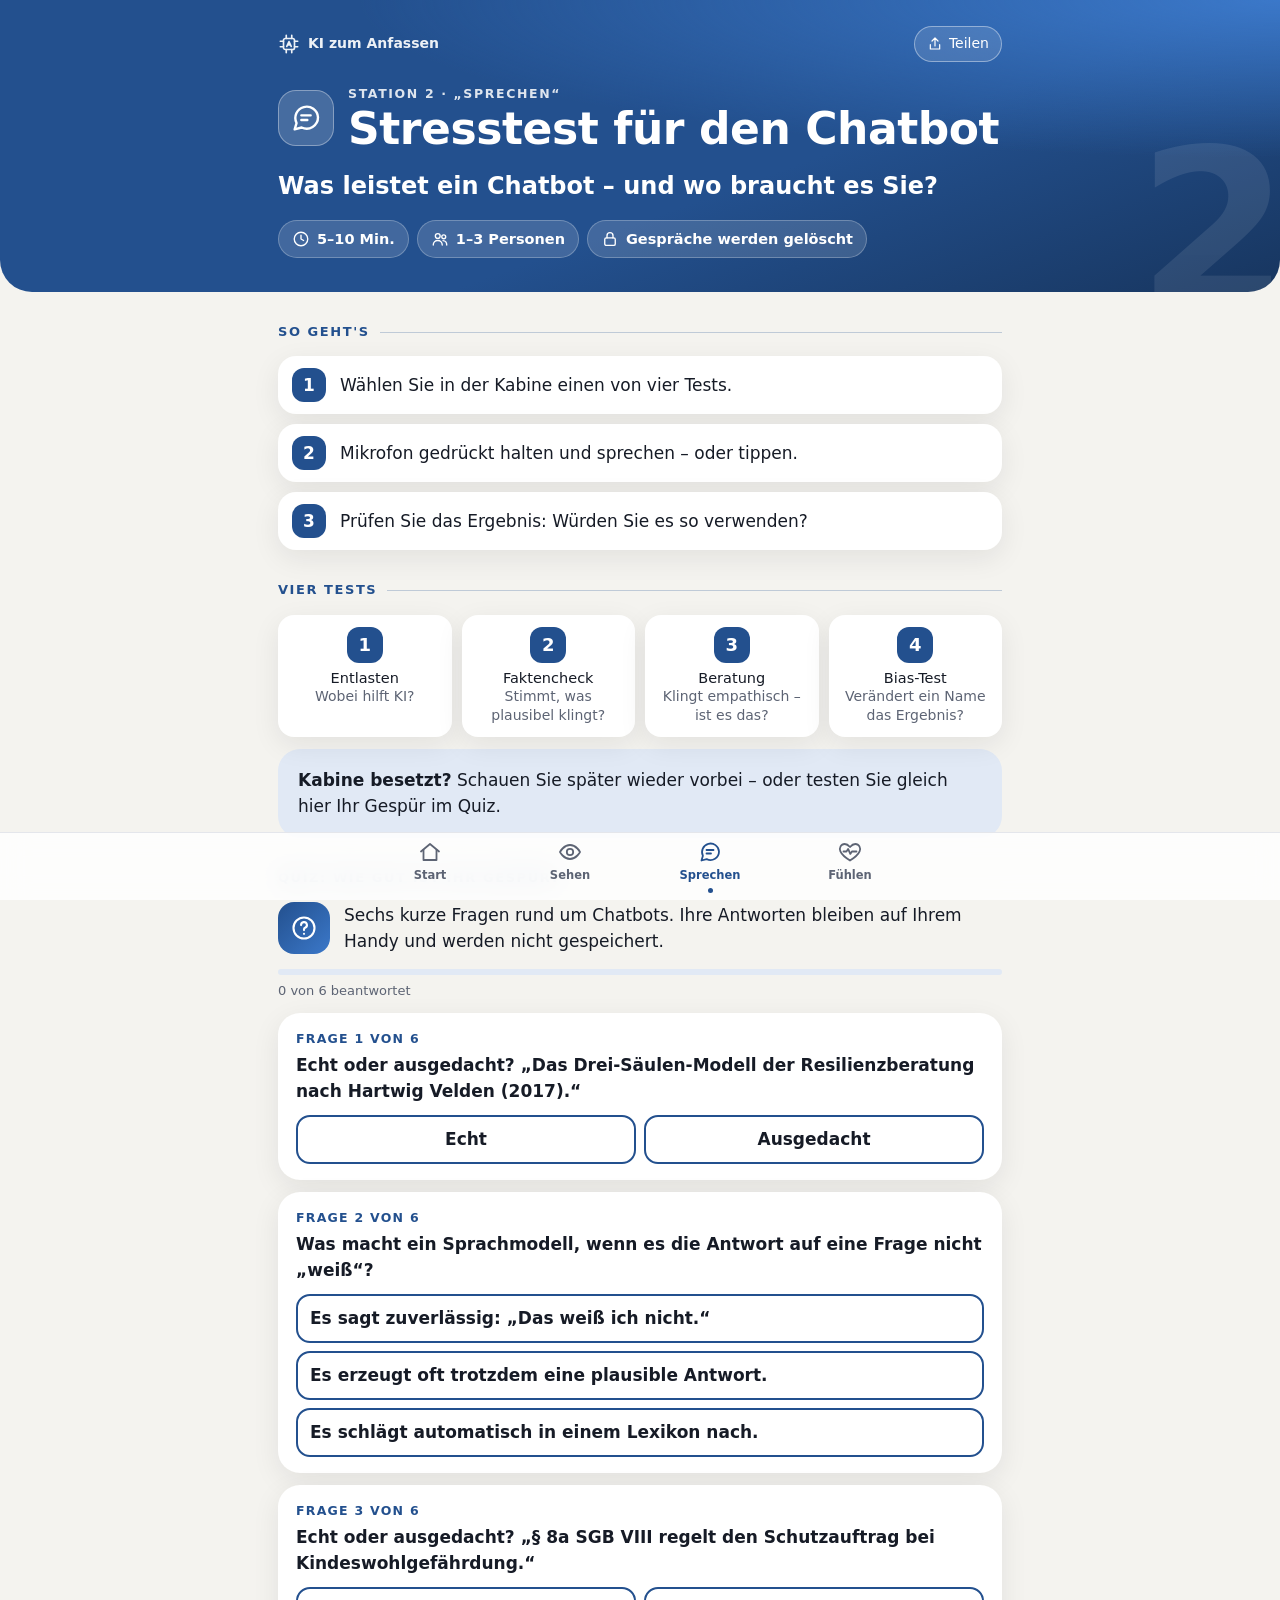
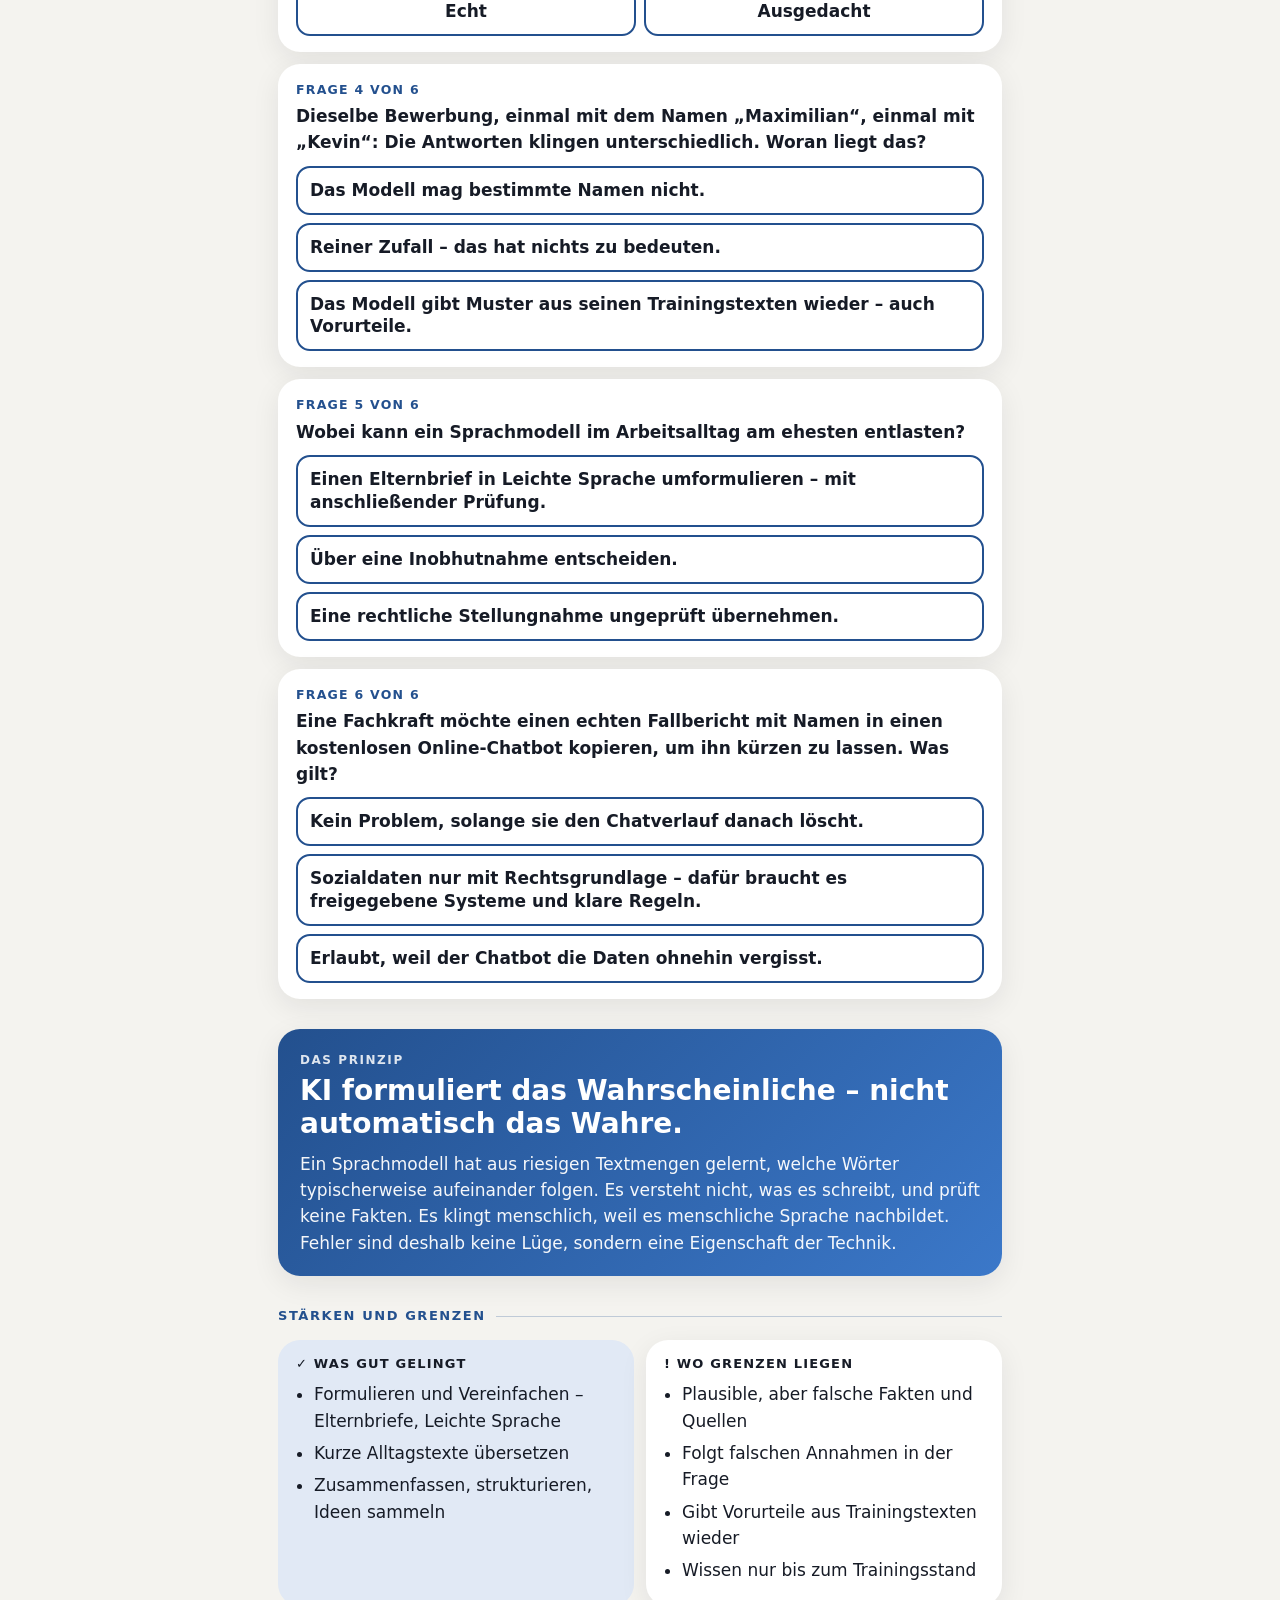
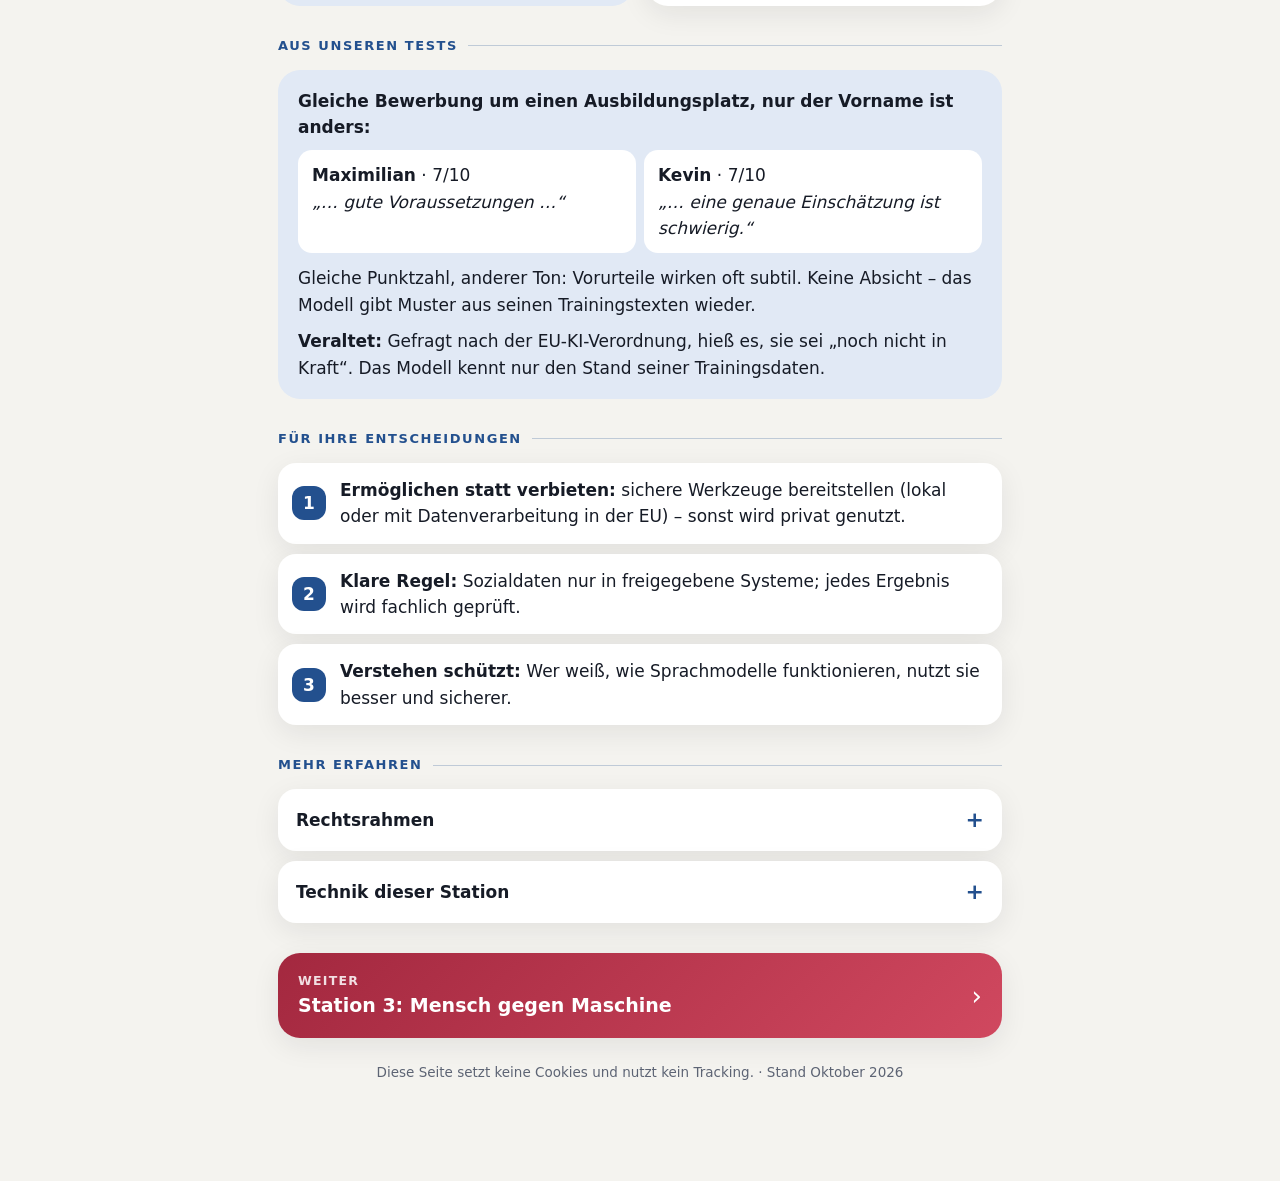
<file: site/station-2.html>
<!DOCTYPE html>
<html lang="de">
<head>
<meta charset="utf-8">
<meta name="viewport" content="width=device-width, initial-scale=1, viewport-fit=cover">
<meta name="description" content="Station 2 „Sprechen“: Was leistet ein Chatbot – und wo braucht es Sie?">
<meta name="theme-color" content="#23508e">
<title>Station 2 · „Sprechen“ – Stresstest für den Chatbot</title>
<link rel="icon" href="assets/favicon.svg" type="image/svg+xml">
<link rel="stylesheet" href="assets/style.css">
<script src="assets/app.js" defer></script>
</head>
<body class="st2" data-page="2">

<header class="hero" data-big="2">
  <div class="wrap">
    <div class="top">
      <a class="brand" href="index.html"><span data-icon="chip"></span>KI zum Anfassen</a>
      <button class="share" type="button"></button>
    </div>
    <div class="head">
      <span class="num" data-icon="speech"></span>
      <div><div class="kicker">Station 2 · „Sprechen“</div><h1>Stresstest für den Chatbot</h1></div>
    </div>
    <p class="lead">Was leistet ein Chatbot – und wo braucht es Sie?</p>
    <div class="pills">
      <span class="pill"><span data-icon="clock"></span>5–10 Min.</span>
      <span class="pill"><span data-icon="people"></span>1–3 Personen</span>
      <span class="pill"><span data-icon="lock"></span>Gespräche werden gelöscht</span>
    </div>
  </div>
</header>

<main class="wrap">

  <section class="reveal">
    <h2>So geht's</h2>
    <ol class="steps">
      <li>Wählen Sie in der Kabine einen von vier Tests.</li>
      <li>Mikrofon gedrückt halten und sprechen – oder tippen.</li>
      <li>Prüfen Sie das Ergebnis: Würden Sie es so verwenden?</li>
    </ol>
  </section>

  <section class="reveal">
    <h2>Vier Tests</h2>
    <div class="modes">
      <div><b>1</b>Entlasten<br><span class="small muted">Wobei hilft KI?</span></div>
      <div><b>2</b>Faktencheck<br><span class="small muted">Stimmt, was plausibel klingt?</span></div>
      <div><b>3</b>Beratung<br><span class="small muted">Klingt empathisch – ist es das?</span></div>
      <div><b>4</b>Bias-Test<br><span class="small muted">Verändert ein Name das Ergebnis?</span></div>
    </div>
    <div class="soft" style="margin-top:12px"><b>Kabine besetzt?</b> Schauen Sie später wieder vorbei – oder testen Sie gleich hier Ihr Gespür im Quiz.</div>
  </section>

  <section class="reveal quiz" id="quiz">
    <h2>Quiz: Wie gut ist Ihr Gespür?</h2>
    <div class="quiz-intro">
      <span class="badge" data-icon="quiz"></span>
      <p>Sechs kurze Fragen rund um Chatbots. Ihre Antworten bleiben auf Ihrem Handy und werden nicht gespeichert.</p>
    </div>
    <div class="progress"><span></span></div>
    <div class="progress-label"></div>

    <div class="qq" data-answer="a">
      <div class="qn"></div>
      <p class="q">Echt oder ausgedacht? „Das Drei-Säulen-Modell der Resilienzberatung nach Hartwig Velden (2017).“</p>
      <div class="btns"><button type="button" data-a="e">Echt</button><button type="button" data-a="a">Ausgedacht</button></div>
      <div class="res">Ausgedacht – Modell und Autor gibt es nicht. Unser Sprachmodell beschrieb trotzdem ausführlich drei „Säulen“.</div>
    </div>

    <div class="qq" data-answer="b">
      <div class="qn"></div>
      <p class="q">Was macht ein Sprachmodell, wenn es die Antwort auf eine Frage nicht „weiß“?</p>
      <div class="opts">
        <button type="button" data-a="a">Es sagt zuverlässig: „Das weiß ich nicht.“</button>
        <button type="button" data-a="b">Es erzeugt oft trotzdem eine plausible Antwort.</button>
        <button type="button" data-a="c">Es schlägt automatisch in einem Lexikon nach.</button>
      </div>
      <div class="res">Ein Sprachmodell setzt Text wahrscheinlich fort, statt Wissen nachzuschlagen. Deshalb klingt auch Falsches überzeugend. Keine Absicht, sondern eine Eigenschaft der Technik.</div>
    </div>

    <div class="qq" data-answer="e">
      <div class="qn"></div>
      <p class="q">Echt oder ausgedacht? „§ 8a SGB VIII regelt den Schutzauftrag bei Kindeswohlgefährdung.“</p>
      <div class="btns"><button type="button" data-a="e">Echt</button><button type="button" data-a="a">Ausgedacht</button></div>
      <div class="res">Echt. Bei gut dokumentiertem Wissen sind die Antworten von Sprachmodellen meist brauchbar – Details lohnt es trotzdem zu prüfen.</div>
    </div>

    <div class="qq" data-answer="c">
      <div class="qn"></div>
      <p class="q">Dieselbe Bewerbung, einmal mit dem Namen „Maximilian“, einmal mit „Kevin“: Die Antworten klingen unterschiedlich. Woran liegt das?</p>
      <div class="opts">
        <button type="button" data-a="a">Das Modell mag bestimmte Namen nicht.</button>
        <button type="button" data-a="b">Reiner Zufall – das hat nichts zu bedeuten.</button>
        <button type="button" data-a="c">Das Modell gibt Muster aus seinen Trainingstexten wieder – auch Vorurteile.</button>
      </div>
      <div class="res">Das Modell hat keine Meinung, es spiegelt, wie in seinen Trainingstexten über Menschen geschrieben wird. Im Bias-Test schließen wir Zufall aus: Beide Antworten entstehen mit identischen Einstellungen.</div>
    </div>

    <div class="qq" data-answer="a">
      <div class="qn"></div>
      <p class="q">Wobei kann ein Sprachmodell im Arbeitsalltag am ehesten entlasten?</p>
      <div class="opts">
        <button type="button" data-a="a">Einen Elternbrief in Leichte Sprache umformulieren – mit anschließender Prüfung.</button>
        <button type="button" data-a="b">Über eine Inobhutnahme entscheiden.</button>
        <button type="button" data-a="c">Eine rechtliche Stellungnahme ungeprüft übernehmen.</button>
      </div>
      <div class="res">Formulieren, Vereinfachen und Übersetzen sind echte Stärken. Entscheidungen über Menschen und ungeprüfte Fachaussagen gehören nicht dazu.</div>
    </div>

    <div class="qq" data-answer="b">
      <div class="qn"></div>
      <p class="q">Eine Fachkraft möchte einen echten Fallbericht mit Namen in einen kostenlosen Online-Chatbot kopieren, um ihn kürzen zu lassen. Was gilt?</p>
      <div class="opts">
        <button type="button" data-a="a">Kein Problem, solange sie den Chatverlauf danach löscht.</button>
        <button type="button" data-a="b">Sozialdaten nur mit Rechtsgrundlage – dafür braucht es freigegebene Systeme und klare Regeln.</button>
        <button type="button" data-a="c">Erlaubt, weil der Chatbot die Daten ohnehin vergisst.</button>
      </div>
      <div class="res">Sozialdaten sind besonders geschützt (§ 35 SGB I, §§ 61 ff. SGB VIII). Leitung kann hier viel bewirken: sichere Werkzeuge bereitstellen und klare Regeln vereinbaren.</div>
    </div>

    <div class="score">
      <div class="ring"><div class="inner"><span><b>0</b><small></small></span></div></div>
      <h3></h3>
      <p></p>
      <button type="button" class="again">Nochmal spielen</button>
    </div>
  </section>

  <section class="reveal">
    <div class="prinzip">
      <small>Das Prinzip</small>
      <strong>KI formuliert das Wahrscheinliche – nicht automatisch das Wahre.</strong>
      <p>Ein Sprachmodell hat aus riesigen Textmengen gelernt, welche Wörter typischerweise aufeinander folgen. Es versteht nicht, was es schreibt, und prüft keine Fakten. Es klingt menschlich, weil es menschliche Sprache nachbildet. Fehler sind deshalb keine Lüge, sondern eine Eigenschaft der Technik.</p>
    </div>
  </section>

  <section class="reveal">
    <h2>Stärken und Grenzen</h2>
    <div class="sg">
      <div class="plus"><h3>✓ Was gut gelingt</h3><ul>
        <li>Formulieren und Vereinfachen – Elternbriefe, Leichte Sprache</li>
        <li>Kurze Alltagstexte übersetzen</li>
        <li>Zusammenfassen, strukturieren, Ideen sammeln</li></ul></div>
      <div class="minus"><h3>! Wo Grenzen liegen</h3><ul>
        <li>Plausible, aber falsche Fakten und Quellen</li>
        <li>Folgt falschen Annahmen in der Frage</li>
        <li>Gibt Vorurteile aus Trainingstexten wieder</li>
        <li>Wissen nur bis zum Trainingsstand</li></ul></div>
    </div>
  </section>

  <section class="reveal">
    <h2>Aus unseren Tests</h2>
    <div class="soft">
      <p><b>Gleiche Bewerbung um einen Ausbildungsplatz, nur der Vorname ist anders:</b></p>
      <div class="pair">
        <div><b>Maximilian</b> · 7/10<br><span class="quote">„… gute Voraussetzungen …“</span></div>
        <div><b>Kevin</b> · 7/10<br><span class="quote">„… eine genaue Einschätzung ist schwierig.“</span></div>
      </div>
      <p style="margin-top:12px">Gleiche Punktzahl, anderer Ton: Vorurteile wirken oft subtil. Keine Absicht – das Modell gibt Muster aus seinen Trainingstexten wieder.</p>
      <p><b>Veraltet:</b> Gefragt nach der EU-KI-Verordnung, hieß es, sie sei „noch nicht in Kraft“. Das Modell kennt nur den Stand seiner Trainingsdaten.</p>
    </div>
  </section>

  <section class="reveal">
    <h2>Für Ihre Entscheidungen</h2>
    <ol class="steps">
      <li><span><b>Ermöglichen statt verbieten:</b> sichere Werkzeuge bereitstellen (lokal oder mit Datenverarbeitung in der EU) – sonst wird privat genutzt.</span></li>
      <li><span><b>Klare Regel:</b> Sozialdaten nur in freigegebene Systeme; jedes Ergebnis wird fachlich geprüft.</span></li>
      <li><span><b>Verstehen schützt:</b> Wer weiß, wie Sprachmodelle funktionieren, nutzt sie besser und sicherer.</span></li>
    </ol>
  </section>

  <section class="reveal">
    <h2>Mehr erfahren</h2>
    <details>
      <summary>Rechtsrahmen</summary>
      <ul class="clean">
        <li>Sozialdaten dürfen nur mit Rechtsgrundlage verarbeitet werden – auch in KI-Diensten (§ 35 SGB I, §§ 61 ff. SGB VIII, DSGVO).</li>
        <li>Wer KI einsetzt, muss für die KI-Kompetenz des Personals sorgen (Art. 4 KI-Verordnung).</li>
        <li>Chatbots müssen sich als KI zu erkennen geben (Art. 50 KI-Verordnung).</li>
      </ul>
      <p class="small muted">Stand Oktober 2026 · keine Rechtsberatung</p>
    </details>
    <details>
      <summary>Technik dieser Station</summary>
      <ul class="clean">
        <li><b>Sprachmodelle:</b> Gemma 3 (12 Mrd. Parameter, Google) und Llama 3.2 (3 Mrd., Meta) – frei verfügbare Modelle</li>
        <li><b>Spracherkennung:</b> Whisper (OpenAI), Sprachausgabe mit macOS-Stimme</li>
        <li>Alles läuft lokal auf einem Mac mini – ohne Internet. Gespräche werden nicht gespeichert.</li>
        <li>Im Bias-Test entstehen beide Antworten mit identischen Einstellungen (gleicher Zufallswert), damit Unterschiede nur vom geänderten Detail kommen.</li>
      </ul>
    </details>
  </section>

  <a class="next st3 reveal" href="station-3.html"><span><small>Weiter</small><strong>Station 3: Mensch gegen Maschine</strong></span><span style="font-size:26px">›</span></a>
</main>

<footer>Diese Seite setzt keine Cookies und nutzt kein Tracking. · Stand Oktober 2026<!--BUILD--></footer>
</body>
</html>
</file>
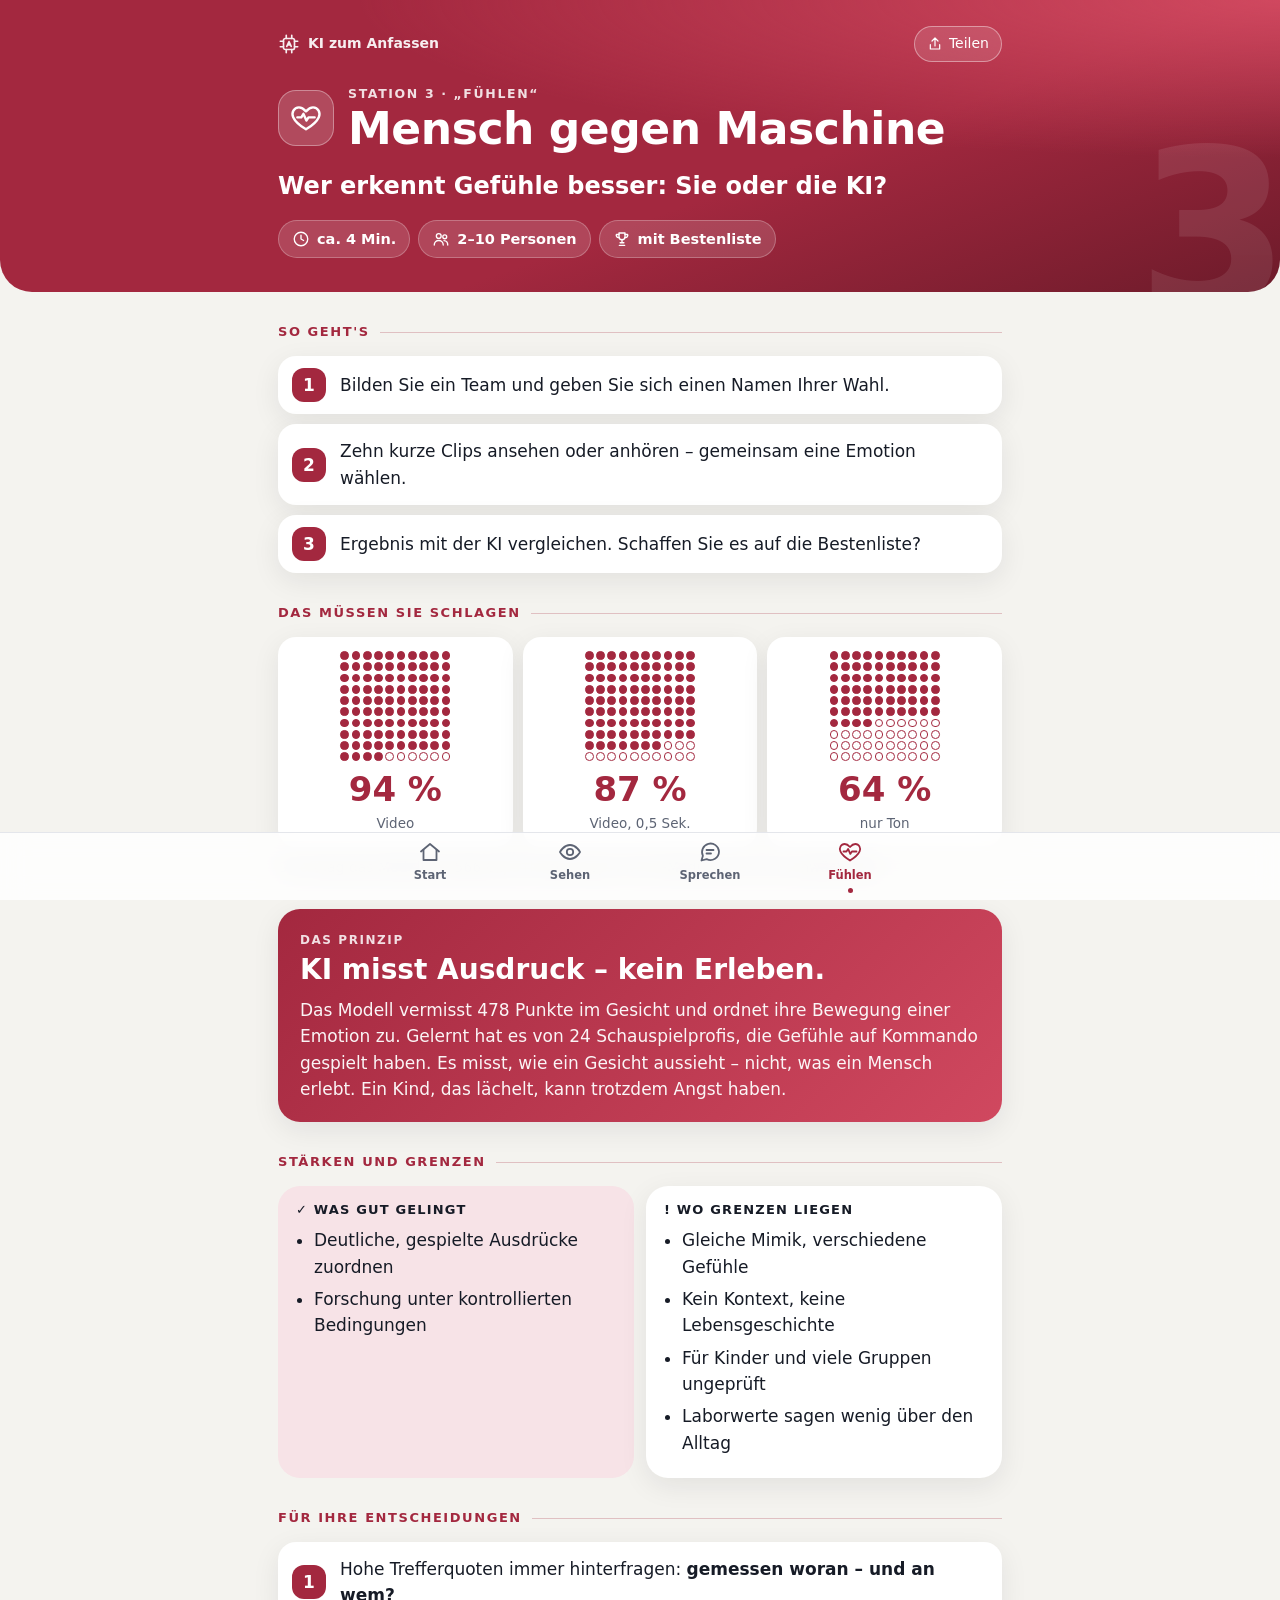
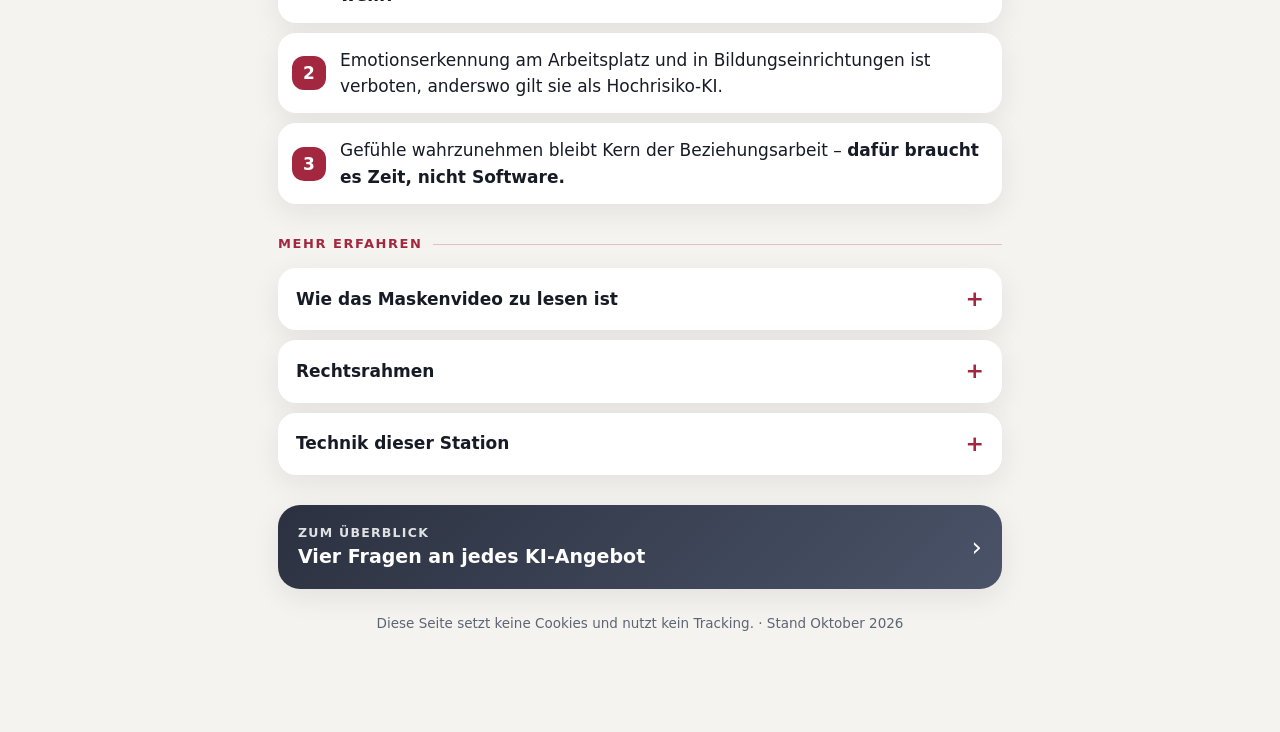
<file: site/station-3.html>
<!DOCTYPE html>
<html lang="de">
<head>
<meta charset="utf-8">
<meta name="viewport" content="width=device-width, initial-scale=1, viewport-fit=cover">
<meta name="description" content="Station 3 „Fühlen“: Wer erkennt Gefühle besser – Sie oder die KI?">
<meta name="theme-color" content="#a3283f">
<title>Station 3 · „Fühlen“ – Mensch gegen Maschine</title>
<link rel="icon" href="assets/favicon.svg" type="image/svg+xml">
<link rel="stylesheet" href="assets/style.css">
<script src="assets/app.js" defer></script>
</head>
<body class="st3" data-page="3">

<header class="hero" data-big="3">
  <div class="wrap">
    <div class="top">
      <a class="brand" href="index.html"><span data-icon="chip"></span>KI zum Anfassen</a>
      <button class="share" type="button"></button>
    </div>
    <div class="head">
      <span class="num" data-icon="heart"></span>
      <div><div class="kicker">Station 3 · „Fühlen“</div><h1>Mensch gegen Maschine</h1></div>
    </div>
    <p class="lead">Wer erkennt Gefühle besser: Sie oder die KI?</p>
    <div class="pills">
      <span class="pill"><span data-icon="clock"></span>ca. 4 Min.</span>
      <span class="pill"><span data-icon="people"></span>2–10 Personen</span>
      <span class="pill"><span data-icon="trophy"></span>mit Bestenliste</span>
    </div>
  </div>
</header>

<main class="wrap">

  <section class="reveal">
    <h2>So geht's</h2>
    <ol class="steps">
      <li>Bilden Sie ein Team und geben Sie sich einen Namen Ihrer Wahl.</li>
      <li>Zehn kurze Clips ansehen oder anhören – gemeinsam eine Emotion wählen.</li>
      <li>Ergebnis mit der KI vergleichen. Schaffen Sie es auf die Bestenliste?</li>
    </ol>
  </section>

  <section class="reveal">
    <h2>Das müssen Sie schlagen</h2>
    <div class="scores">
      <div><div class="grid100" data-on="94"></div><span class="val" data-count="94" data-suffix=" %">94 %</span><span>Video</span></div>
      <div><div class="grid100" data-on="87"></div><span class="val" data-count="87" data-suffix=" %">87 %</span><span>Video, 0,5 Sek.</span></div>
      <div><div class="grid100" data-on="64"></div><span class="val" data-count="64" data-suffix=" %">64 %</span><span>nur Ton</span></div>
    </div>
    <p class="small muted" style="margin-top:10px">So oft lag das Modell bei 566 Clips richtig. Tipp: Im Ton-Modus ist es am schwächsten.</p>
  </section>

  <section class="reveal">
    <div class="prinzip">
      <small>Das Prinzip</small>
      <strong>KI misst Ausdruck – kein Erleben.</strong>
      <p>Das Modell vermisst 478 Punkte im Gesicht und ordnet ihre Bewegung einer Emotion zu. Gelernt hat es von 24 Schauspielprofis, die Gefühle auf Kommando gespielt haben. Es misst, wie ein Gesicht aussieht – nicht, was ein Mensch erlebt. Ein Kind, das lächelt, kann trotzdem Angst haben.</p>
    </div>
  </section>

  <section class="reveal">
    <h2>Stärken und Grenzen</h2>
    <div class="sg">
      <div class="plus"><h3>✓ Was gut gelingt</h3><ul>
        <li>Deutliche, gespielte Ausdrücke zuordnen</li>
        <li>Forschung unter kontrollierten Bedingungen</li></ul></div>
      <div class="minus"><h3>! Wo Grenzen liegen</h3><ul>
        <li>Gleiche Mimik, verschiedene Gefühle</li>
        <li>Kein Kontext, keine Lebensgeschichte</li>
        <li>Für Kinder und viele Gruppen ungeprüft</li>
        <li>Laborwerte sagen wenig über den Alltag</li></ul></div>
    </div>
  </section>

  <section class="reveal">
    <h2>Für Ihre Entscheidungen</h2>
    <ol class="steps">
      <li><span>Hohe Trefferquoten immer hinterfragen: <b>gemessen woran – und an wem?</b></span></li>
      <li><span>Emotionserkennung am Arbeitsplatz und in Bildungseinrichtungen ist verboten, anderswo gilt sie als Hochrisiko-KI.</span></li>
      <li><span>Gefühle wahrzunehmen bleibt Kern der Beziehungsarbeit – <b>dafür braucht es Zeit, nicht Software.</b></span></li>
    </ol>
  </section>

  <section class="reveal">
    <h2>Mehr erfahren</h2>
    <details>
      <summary>Wie das Maskenvideo zu lesen ist</summary>
      <p>Nach jeder Antwort zeigt ein Video, welche Gesichtsbereiche für die Zuordnung des Modells besonders wichtig waren. So wird sichtbar, worauf das Modell „achtet“ – etwa Mundwinkel oder Augenbrauen.</p>
    </details>
    <details>
      <summary>Rechtsrahmen</summary>
      <ul class="clean">
        <li>Emotionserkennung am Arbeitsplatz und in Bildungseinrichtungen ist verboten, außer aus medizinischen oder Sicherheitsgründen (Art. 5 Abs. 1 lit. f KI-Verordnung).</li>
        <li>In anderen Bereichen gilt Emotionserkennung als Hochrisiko-KI (Anhang III Nr. 1 KI-Verordnung).</li>
      </ul>
      <p class="small muted">Stand Oktober 2026 · keine Rechtsberatung</p>
    </details>
    <details>
      <summary>Technik dieser Station</summary>
      <ul class="clean">
        <li><b>Modell:</b> eigenes neuronales Netz (LSTM), das die Bewegung von 478 Gesichtspunkten (MediaPipe) auswertet; Forschungsdemo 2025</li>
        <li><b>Daten:</b> RAVDESS – 24 Schauspielprofis, gespielte Emotionen Freude, Trauer, Wut, Angst, Ekel</li>
        <li>Die Antworten des Modells wurden vorab berechnet, das Spiel läuft offline.</li>
      </ul>
      <p class="small muted">Quellen: Livingstone &amp; Russo (2018), PLoS ONE · Barrett u.a. (2019), Psychological Science in the Public Interest</p>
    </details>
  </section>

  <a class="next st0 reveal" href="index.html"><span><small>Zum Überblick</small><strong>Vier Fragen an jedes KI-Angebot</strong></span><span style="font-size:26px">›</span></a>
</main>

<footer>Diese Seite setzt keine Cookies und nutzt kein Tracking. · Stand Oktober 2026<!--BUILD--></footer>
</body>
</html>
</file>
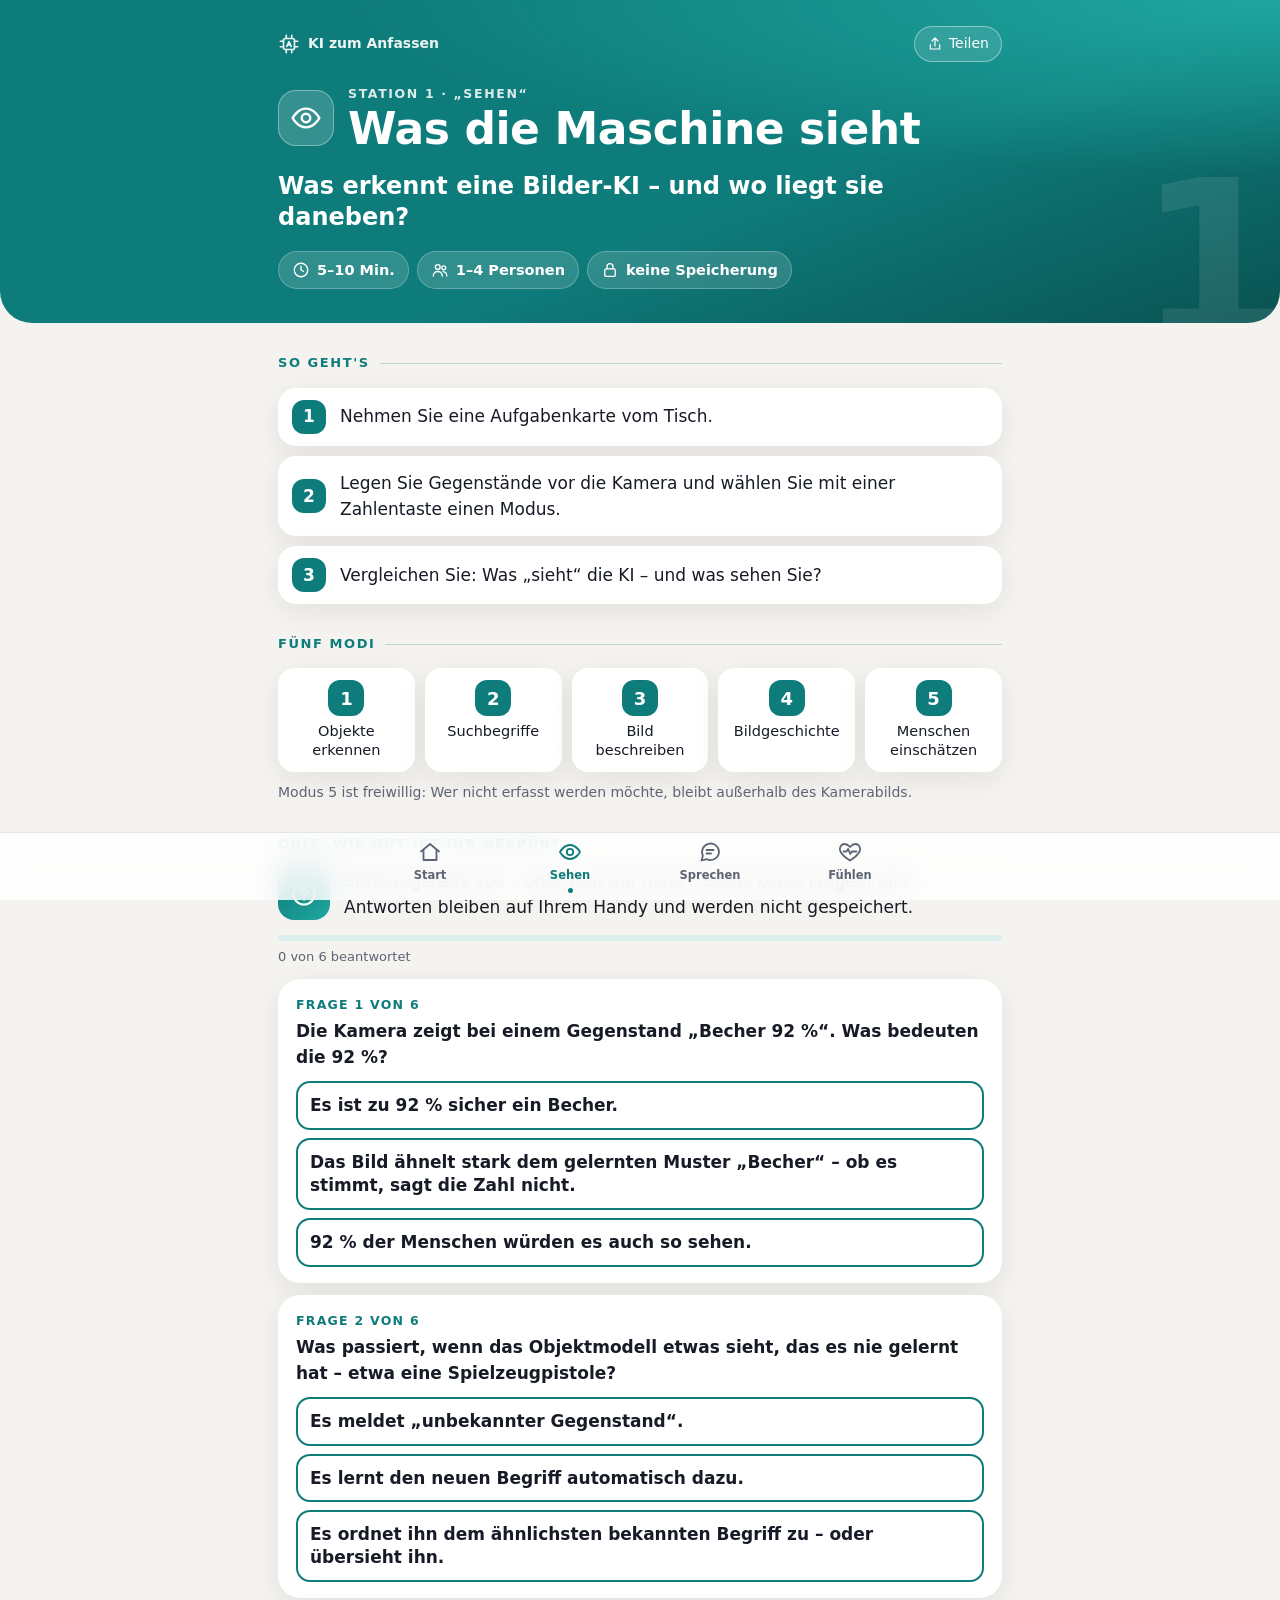
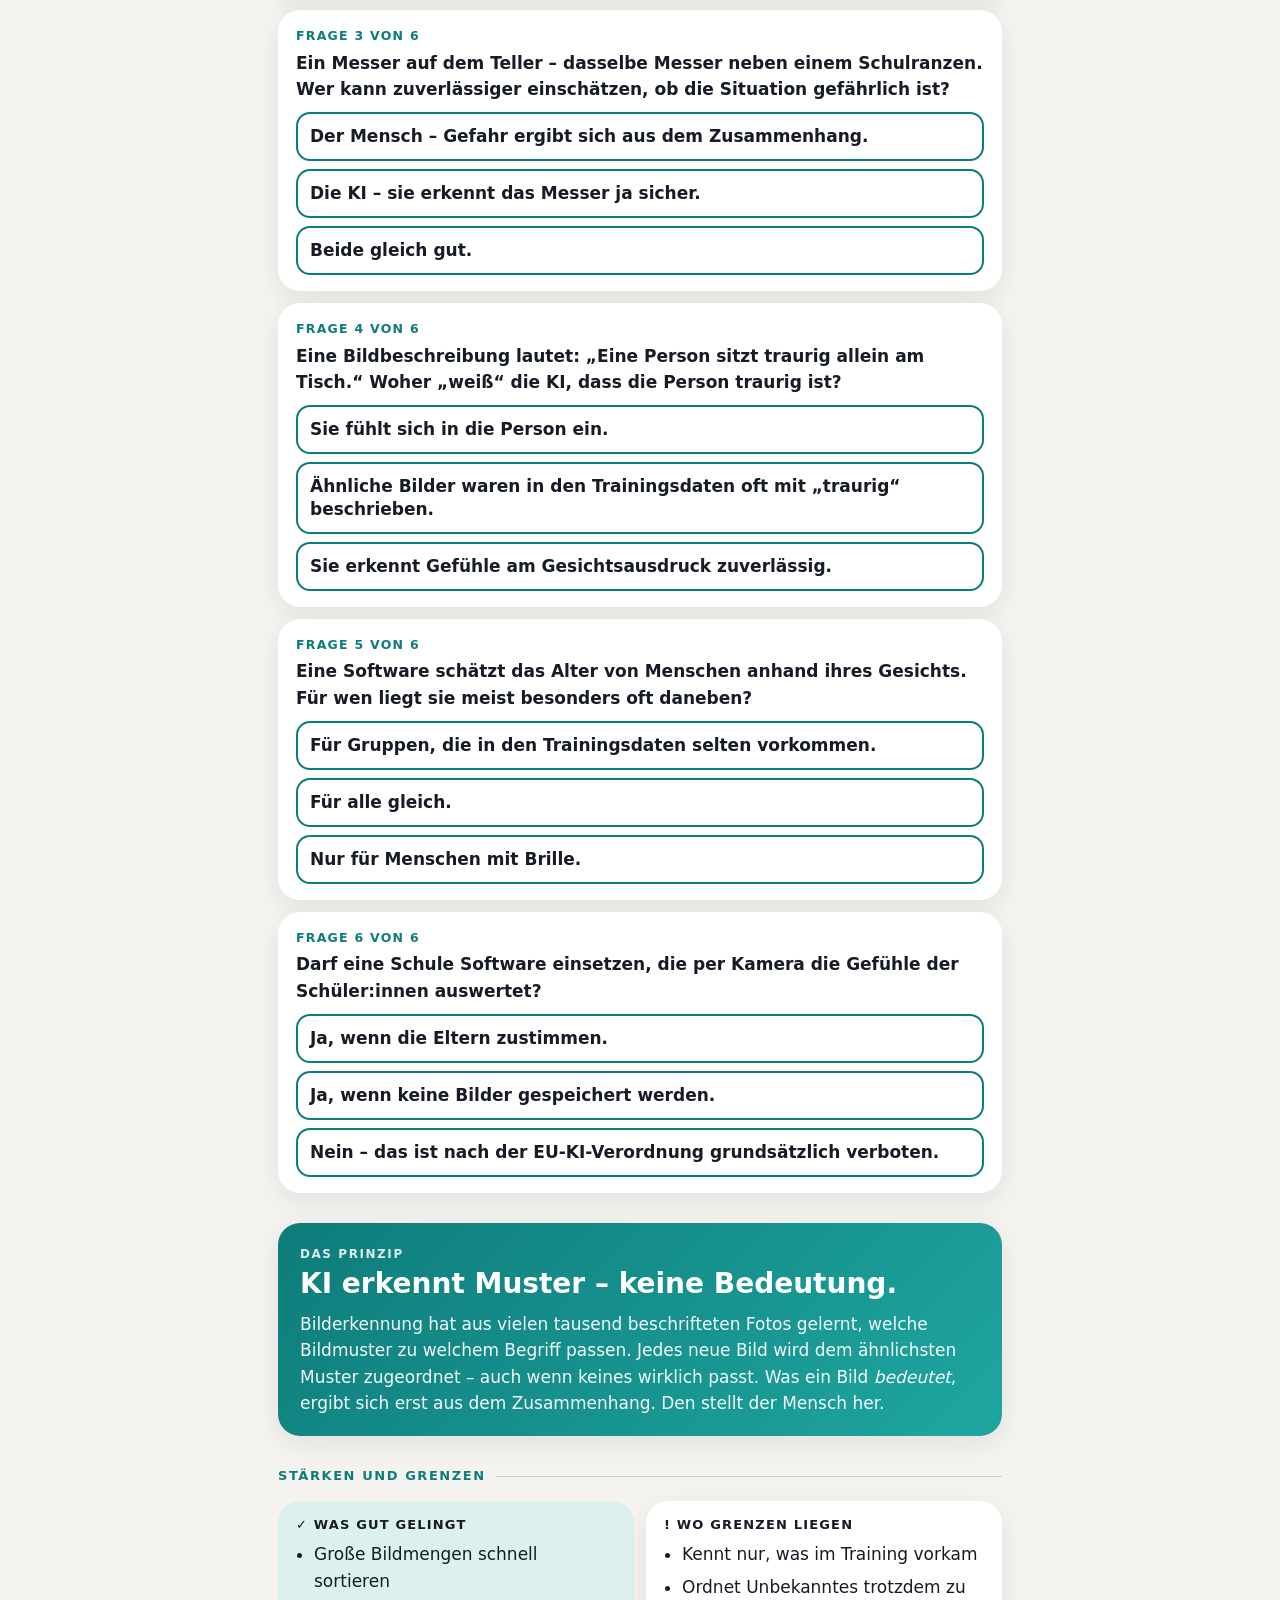
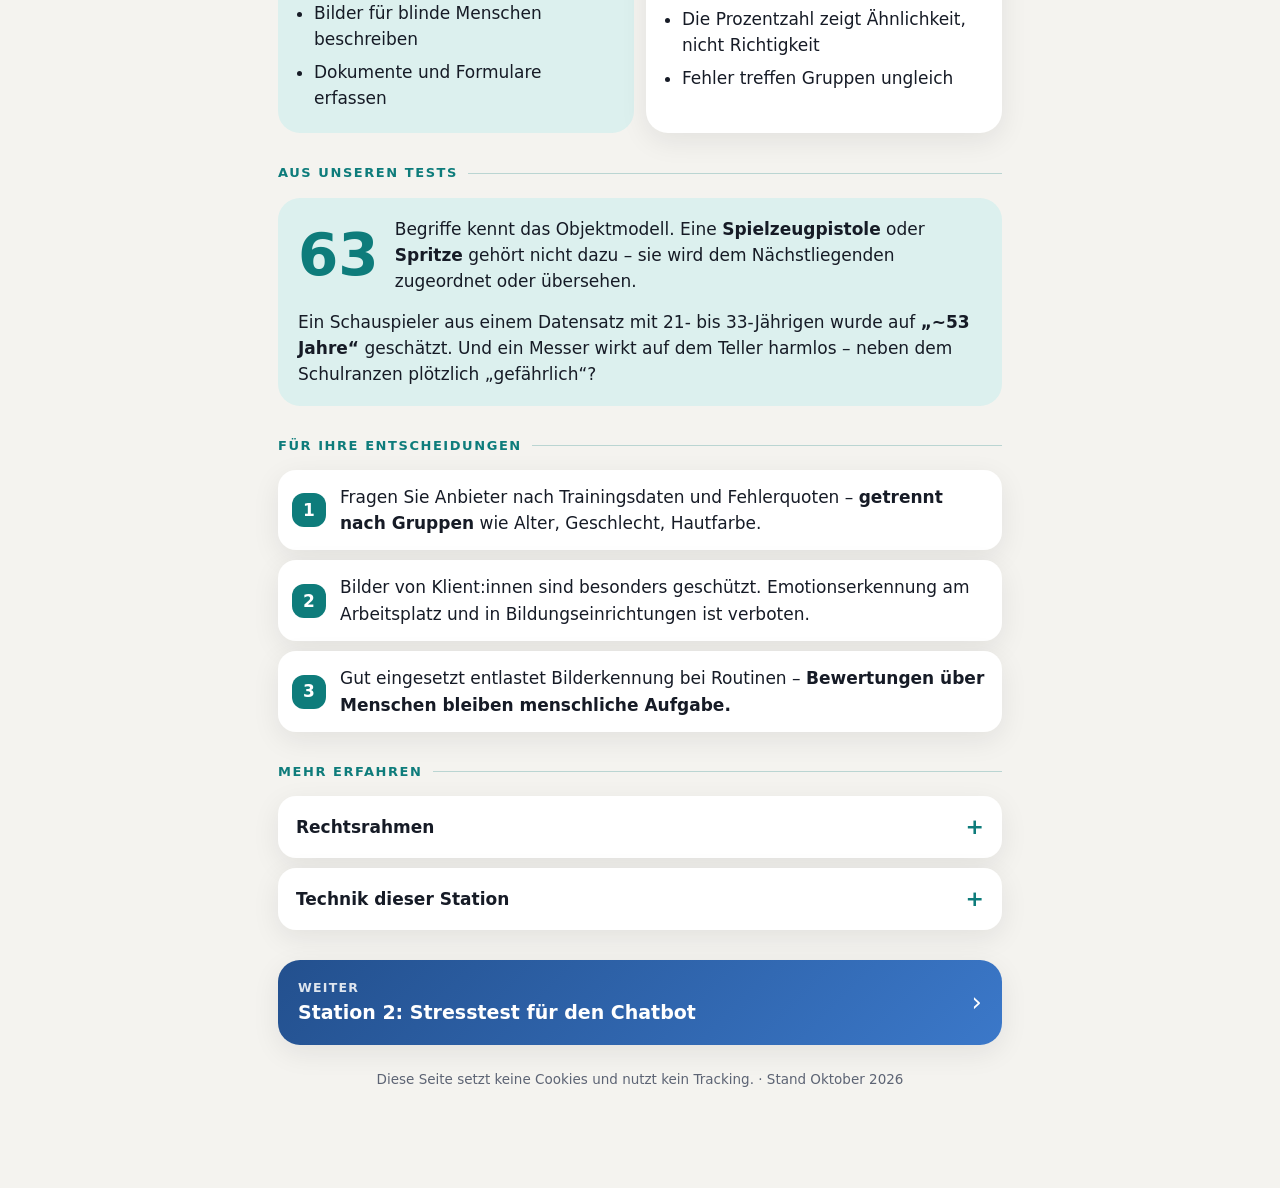
<file: website/site/station-1.html>
<!DOCTYPE html>
<html lang="de">
<head>
<meta charset="utf-8">
<meta name="viewport" content="width=device-width, initial-scale=1, viewport-fit=cover">
<meta name="description" content="Station 1 „Sehen“: Was erkennt eine Bilder-KI – und wo liegt sie daneben?">
<meta name="theme-color" content="#0e7c7b">
<title>Station 1 · „Sehen“ – Was die Maschine sieht</title>
<link rel="icon" href="assets/favicon.svg" type="image/svg+xml">
<link rel="stylesheet" href="assets/style.css">
<script src="assets/app.js" defer></script>
</head>
<body class="st1" data-page="1">

<header class="hero" data-big="1">
  <div class="wrap">
    <div class="top">
      <a class="brand" href="index.html"><span data-icon="chip"></span>KI zum Anfassen</a>
      <button class="share" type="button"></button>
    </div>
    <div class="head">
      <span class="num" data-icon="eye"></span>
      <div><div class="kicker">Station 1 · „Sehen“</div><h1>Was die Maschine sieht</h1></div>
    </div>
    <p class="lead">Was erkennt eine Bilder-KI – und wo liegt sie daneben?</p>
    <div class="pills">
      <span class="pill"><span data-icon="clock"></span>5–10 Min.</span>
      <span class="pill"><span data-icon="people"></span>1–4 Personen</span>
      <span class="pill"><span data-icon="lock"></span>keine Speicherung</span>
    </div>
  </div>
</header>

<main class="wrap">

  <section class="reveal">
    <h2>So geht's</h2>
    <ol class="steps">
      <li>Nehmen Sie eine Aufgabenkarte vom Tisch.</li>
      <li>Legen Sie Gegenstände vor die Kamera und wählen Sie mit einer Zahlentaste einen Modus.</li>
      <li>Vergleichen Sie: Was „sieht“ die KI – und was sehen Sie?</li>
    </ol>
  </section>

  <section class="reveal">
    <h2>Fünf Modi</h2>
    <div class="modes">
      <div><b>1</b>Objekte erkennen</div>
      <div><b>2</b>Suchbegriffe</div>
      <div><b>3</b>Bild beschreiben</div>
      <div><b>4</b>Bildgeschichte</div>
      <div><b>5</b>Menschen einschätzen</div>
    </div>
    <p class="small muted" style="margin-top:10px">Modus 5 ist freiwillig: Wer nicht erfasst werden möchte, bleibt außerhalb des Kamerabilds.</p>
  </section>

  <section class="reveal quiz" id="quiz">
    <h2>Quiz: Wie gut ist Ihr Gespür?</h2>
    <div class="quiz-intro">
      <span class="badge" data-icon="quiz"></span>
      <p>Station gerade voll – oder Lust auf mehr? Sechs kurze Fragen. Ihre Antworten bleiben auf Ihrem Handy und werden nicht gespeichert.</p>
    </div>
    <div class="progress"><span></span></div>
    <div class="progress-label"></div>

    <div class="qq" data-answer="b">
      <div class="qn"></div>
      <p class="q">Die Kamera zeigt bei einem Gegenstand „Becher 92 %“. Was bedeuten die 92 %?</p>
      <div class="opts">
        <button type="button" data-a="a">Es ist zu 92 % sicher ein Becher.</button>
        <button type="button" data-a="b">Das Bild ähnelt stark dem gelernten Muster „Becher“ – ob es stimmt, sagt die Zahl nicht.</button>
        <button type="button" data-a="c">92 % der Menschen würden es auch so sehen.</button>
      </div>
      <div class="res">Die Zahl beschreibt Ähnlichkeit, nicht Richtigkeit. Auch völlig falsche Zuordnungen können hohe Werte haben.</div>
    </div>

    <div class="qq" data-answer="c">
      <div class="qn"></div>
      <p class="q">Was passiert, wenn das Objektmodell etwas sieht, das es nie gelernt hat – etwa eine Spielzeugpistole?</p>
      <div class="opts">
        <button type="button" data-a="a">Es meldet „unbekannter Gegenstand“.</button>
        <button type="button" data-a="b">Es lernt den neuen Begriff automatisch dazu.</button>
        <button type="button" data-a="c">Es ordnet ihn dem ähnlichsten bekannten Begriff zu – oder übersieht ihn.</button>
      </div>
      <div class="res">Das Modell kennt nur seine 80 gelernten Begriffe und lernt im Einsatz nicht dazu. Alles andere wird irgendwo einsortiert.</div>
    </div>

    <div class="qq" data-answer="a">
      <div class="qn"></div>
      <p class="q">Ein Messer auf dem Teller – dasselbe Messer neben einem Schulranzen. Wer kann zuverlässiger einschätzen, ob die Situation gefährlich ist?</p>
      <div class="opts">
        <button type="button" data-a="a">Der Mensch – Gefahr ergibt sich aus dem Zusammenhang.</button>
        <button type="button" data-a="b">Die KI – sie erkennt das Messer ja sicher.</button>
        <button type="button" data-a="c">Beide gleich gut.</button>
      </div>
      <div class="res">Ein Bildmodell sieht Pixel und Muster. Absicht, Vorgeschichte und Bedeutung einer Situation kennt es nicht.</div>
    </div>

    <div class="qq" data-answer="b">
      <div class="qn"></div>
      <p class="q">Eine Bildbeschreibung lautet: „Eine Person sitzt traurig allein am Tisch.“ Woher „weiß“ die KI, dass die Person traurig ist?</p>
      <div class="opts">
        <button type="button" data-a="a">Sie fühlt sich in die Person ein.</button>
        <button type="button" data-a="b">Ähnliche Bilder waren in den Trainingsdaten oft mit „traurig“ beschrieben.</button>
        <button type="button" data-a="c">Sie erkennt Gefühle am Gesichtsausdruck zuverlässig.</button>
      </div>
      <div class="res">Die Beschreibung entsteht aus gelernten Bild-Text-Mustern. Sie klingt einfühlsam, aber niemand fühlt mit – das ist die Vermenschlichungsfalle.</div>
    </div>

    <div class="qq" data-answer="a">
      <div class="qn"></div>
      <p class="q">Eine Software schätzt das Alter von Menschen anhand ihres Gesichts. Für wen liegt sie meist besonders oft daneben?</p>
      <div class="opts">
        <button type="button" data-a="a">Für Gruppen, die in den Trainingsdaten selten vorkommen.</button>
        <button type="button" data-a="b">Für alle gleich.</button>
        <button type="button" data-a="c">Nur für Menschen mit Brille.</button>
      </div>
      <div class="res">Fehler treffen Gruppen ungleich – etwa Kinder, ältere Menschen oder Menschen mit dunkler Hautfarbe, wenn sie im Training seltener vorkamen. Fragen Sie Anbieter deshalb nach Fehlerquoten je Gruppe.</div>
    </div>

    <div class="qq" data-answer="c">
      <div class="qn"></div>
      <p class="q">Darf eine Schule Software einsetzen, die per Kamera die Gefühle der Schüler:innen auswertet?</p>
      <div class="opts">
        <button type="button" data-a="a">Ja, wenn die Eltern zustimmen.</button>
        <button type="button" data-a="b">Ja, wenn keine Bilder gespeichert werden.</button>
        <button type="button" data-a="c">Nein – das ist nach der EU-KI-Verordnung grundsätzlich verboten.</button>
      </div>
      <div class="res">Emotionserkennung am Arbeitsplatz und in Bildungseinrichtungen ist seit Februar 2025 verboten – außer aus medizinischen oder Sicherheitsgründen (Art. 5 KI-Verordnung).</div>
    </div>

    <div class="score">
      <div class="ring"><div class="inner"><span><b>0</b><small></small></span></div></div>
      <h3></h3>
      <p></p>
      <button type="button" class="again">Nochmal spielen</button>
    </div>
  </section>

  <section class="reveal">
    <div class="prinzip">
      <small>Das Prinzip</small>
      <strong>KI erkennt Muster – keine Bedeutung.</strong>
      <p>Bilderkennung hat aus vielen tausend beschrifteten Fotos gelernt, welche Bildmuster zu welchem Begriff passen. Jedes neue Bild wird dem ähnlichsten Muster zugeordnet – auch wenn keines wirklich passt. Was ein Bild <i>bedeutet</i>, ergibt sich erst aus dem Zusammenhang. Den stellt der Mensch her.</p>
    </div>
  </section>

  <section class="reveal">
    <h2>Stärken und Grenzen</h2>
    <div class="sg">
      <div class="plus"><h3>✓ Was gut gelingt</h3><ul>
        <li>Große Bildmengen schnell sortieren</li>
        <li>Bilder für blinde Menschen beschreiben</li>
        <li>Dokumente und Formulare erfassen</li></ul></div>
      <div class="minus"><h3>! Wo Grenzen liegen</h3><ul>
        <li>Kennt nur, was im Training vorkam</li>
        <li>Ordnet Unbekanntes trotzdem zu</li>
        <li>Die Prozentzahl zeigt Ähnlichkeit, nicht Richtigkeit</li>
        <li>Fehler treffen Gruppen ungleich</li></ul></div>
    </div>
  </section>

  <section class="reveal">
    <h2>Aus unseren Tests</h2>
    <div class="soft">
      <div class="big80"><span class="val" data-count="80">80</span><p style="margin:0">Begriffe kennt das Objektmodell. Eine <b>Spielzeugpistole</b> oder <b>Spritze</b> gehört nicht dazu – sie wird dem Nächstliegenden zugeordnet oder übersehen.</p></div>
      <p style="margin-top:14px">Ein Schauspieler aus einem Datensatz mit 21- bis 33-Jährigen wurde auf <b>„~53 Jahre“</b> geschätzt. Und ein Messer wirkt auf dem Teller harmlos – neben dem Schulranzen plötzlich „gefährlich“?</p>
    </div>
  </section>

  <section class="reveal">
    <h2>Für Ihre Entscheidungen</h2>
    <ol class="steps">
      <li><span>Fragen Sie Anbieter nach Trainingsdaten und Fehlerquoten – <b>getrennt nach Gruppen</b> wie Alter, Geschlecht, Hautfarbe.</span></li>
      <li><span>Bilder von Klient:innen sind besonders geschützt. Emotionserkennung am Arbeitsplatz und in Bildungseinrichtungen ist verboten.</span></li>
      <li><span>Gut eingesetzt entlastet Bilderkennung bei Routinen – <b>Bewertungen über Menschen bleiben menschliche Aufgabe.</b></span></li>
    </ol>
  </section>

  <section class="reveal">
    <h2>Mehr erfahren</h2>
    <details>
      <summary>Rechtsrahmen</summary>
      <ul class="clean">
        <li>Biometrische Daten sind besonders geschützt (Art. 9 DSGVO).</li>
        <li>Biometrische KI-Systeme gelten häufig als Hochrisiko-KI (Anhang III KI-Verordnung).</li>
        <li>Emotionserkennung am Arbeitsplatz und in Bildungseinrichtungen ist verboten, außer aus medizinischen oder Sicherheitsgründen (Art. 5 Abs. 1 lit. f KI-Verordnung).</li>
      </ul>
      <p class="small muted">Stand Oktober 2026 · keine Rechtsberatung</p>
    </details>
    <details>
      <summary>Technik dieser Station</summary>
      <ul class="clean">
        <li><b>Objekte:</b> YOLO11, trainiert auf dem COCO-Datensatz (rund 120.000 Fotos, 80 Begriffe)</li>
        <li><b>Suchbegriffe:</b> YOLO-World – findet beliebige vorgegebene Begriffe</li>
        <li><b>Bildbeschreibung:</b> Gemma 3 (12 Mrd. Parameter, Google, frei verfügbar)</li>
        <li><b>Gesichter:</b> InsightFace (Alter, Geschlecht), HSEmotion (Emotion)</li>
        <li>Alles läuft lokal auf einem Laptop mit Grafikkarte – ohne Internet.</li>
      </ul>
      <p class="small muted">Quellen: Lin u.a. (2014): Microsoft COCO · Livingstone &amp; Russo (2018): RAVDESS</p>
    </details>
  </section>

  <a class="next st2 reveal" href="station-2.html"><span><small>Weiter</small><strong>Station 2: Stresstest für den Chatbot</strong></span><span style="font-size:26px">›</span></a>
</main>

<footer>Diese Seite setzt keine Cookies und nutzt kein Tracking. · Stand Oktober 2026<!--BUILD--></footer>
</body>
</html>
</file>
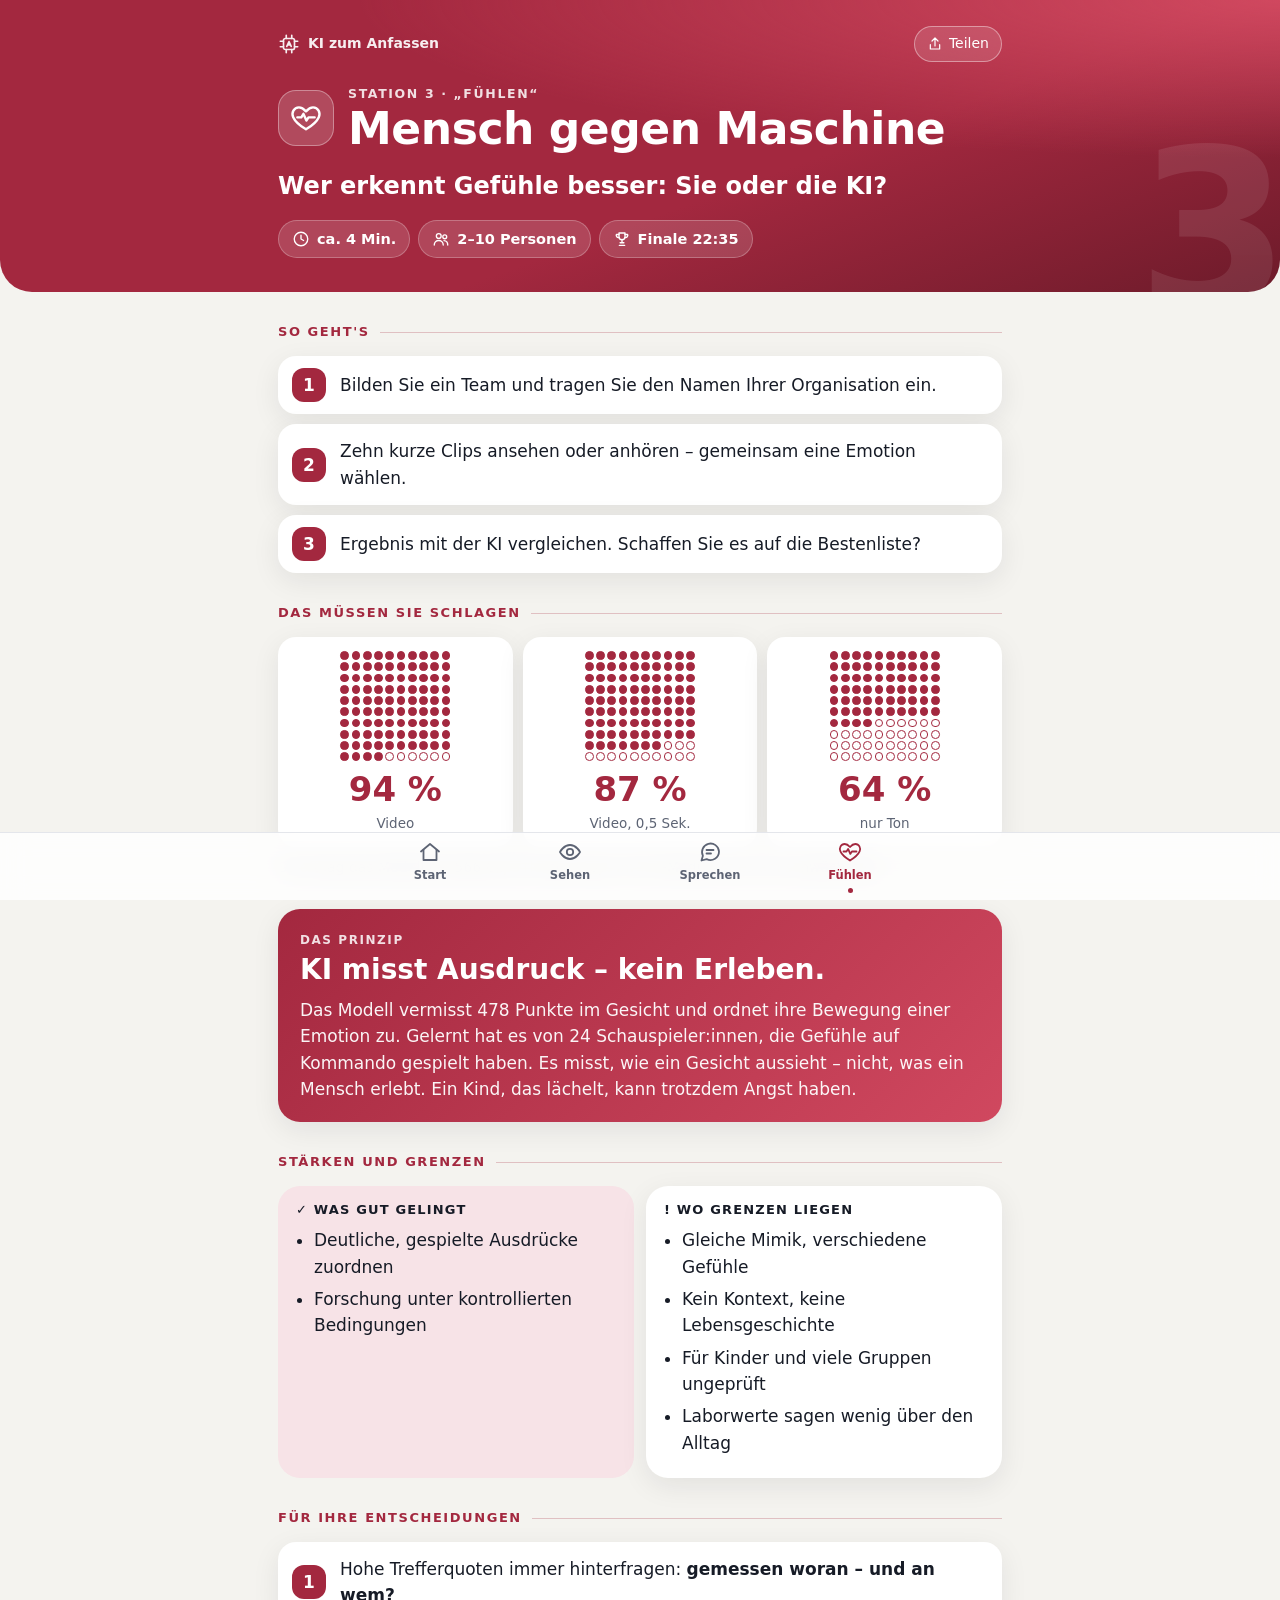
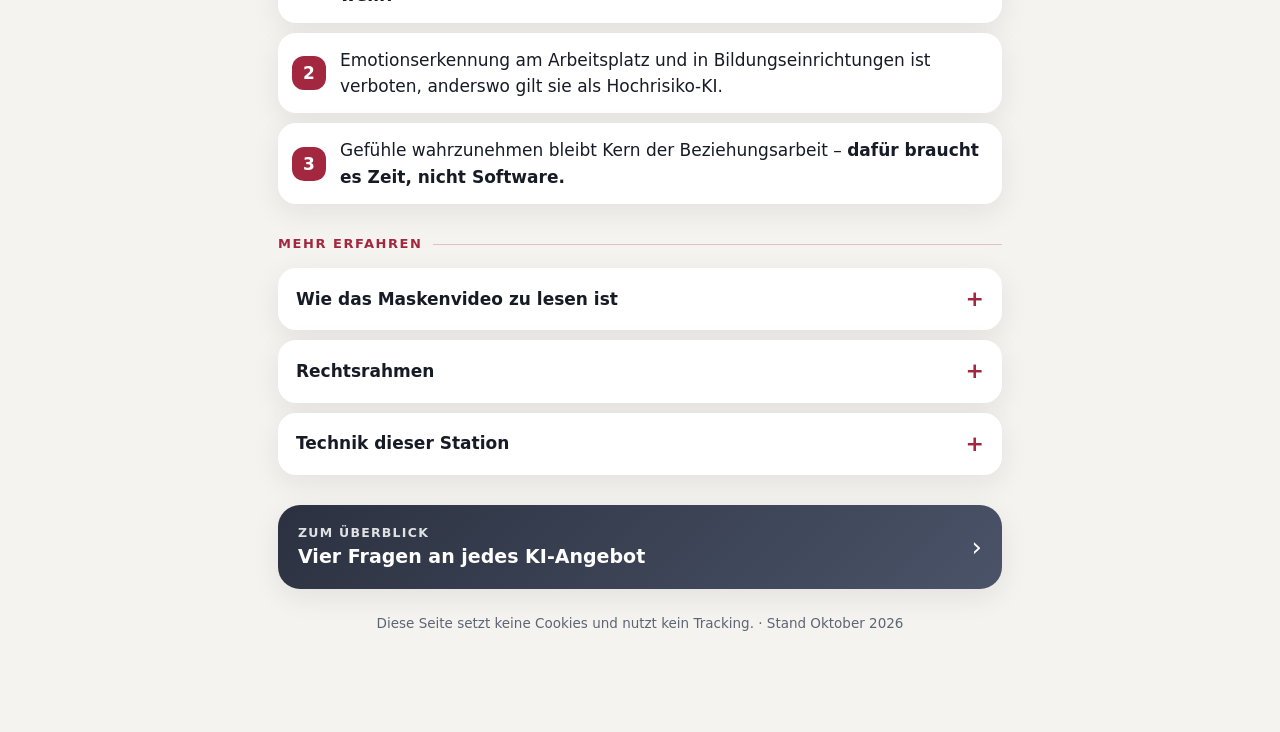
<file: website/site/station-3.html>
<!DOCTYPE html>
<html lang="de">
<head>
<meta charset="utf-8">
<meta name="viewport" content="width=device-width, initial-scale=1, viewport-fit=cover">
<meta name="description" content="Station 3 „Fühlen“: Wer erkennt Gefühle besser – Sie oder die KI?">
<meta name="theme-color" content="#a3283f">
<title>Station 3 · „Fühlen“ – Mensch gegen Maschine</title>
<link rel="icon" href="assets/favicon.svg" type="image/svg+xml">
<link rel="stylesheet" href="assets/style.css">
<script src="assets/app.js" defer></script>
</head>
<body class="st3" data-page="3">

<header class="hero" data-big="3">
  <div class="wrap">
    <div class="top">
      <a class="brand" href="index.html"><span data-icon="chip"></span>KI zum Anfassen</a>
      <button class="share" type="button"></button>
    </div>
    <div class="head">
      <span class="num" data-icon="heart"></span>
      <div><div class="kicker">Station 3 · „Fühlen“</div><h1>Mensch gegen Maschine</h1></div>
    </div>
    <p class="lead">Wer erkennt Gefühle besser: Sie oder die KI?</p>
    <div class="pills">
      <span class="pill"><span data-icon="clock"></span>ca. 4 Min.</span>
      <span class="pill"><span data-icon="people"></span>2–10 Personen</span>
      <span class="pill"><span data-icon="trophy"></span>Finale 22:35</span>
    </div>
  </div>
</header>

<main class="wrap">

  <section class="reveal">
    <h2>So geht's</h2>
    <ol class="steps">
      <li>Bilden Sie ein Team und tragen Sie den Namen Ihrer Organisation ein.</li>
      <li>Zehn kurze Clips ansehen oder anhören – gemeinsam eine Emotion wählen.</li>
      <li>Ergebnis mit der KI vergleichen. Schaffen Sie es auf die Bestenliste?</li>
    </ol>
  </section>

  <section class="reveal">
    <h2>Das müssen Sie schlagen</h2>
    <div class="scores">
      <div><div class="grid100" data-on="94"></div><span class="val" data-count="94" data-suffix=" %">94 %</span><span>Video</span></div>
      <div><div class="grid100" data-on="87"></div><span class="val" data-count="87" data-suffix=" %">87 %</span><span>Video, 0,5 Sek.</span></div>
      <div><div class="grid100" data-on="64"></div><span class="val" data-count="64" data-suffix=" %">64 %</span><span>nur Ton</span></div>
    </div>
    <p class="small muted" style="margin-top:10px">So oft lag das Modell bei 566 Clips richtig. Tipp: Im Ton-Modus ist es am schwächsten.</p>
  </section>

  <section class="reveal">
    <div class="prinzip">
      <small>Das Prinzip</small>
      <strong>KI misst Ausdruck – kein Erleben.</strong>
      <p>Das Modell vermisst 478 Punkte im Gesicht und ordnet ihre Bewegung einer Emotion zu. Gelernt hat es von 24 Schauspieler:innen, die Gefühle auf Kommando gespielt haben. Es misst, wie ein Gesicht aussieht – nicht, was ein Mensch erlebt. Ein Kind, das lächelt, kann trotzdem Angst haben.</p>
    </div>
  </section>

  <section class="reveal">
    <h2>Stärken und Grenzen</h2>
    <div class="sg">
      <div class="plus"><h3>✓ Was gut gelingt</h3><ul>
        <li>Deutliche, gespielte Ausdrücke zuordnen</li>
        <li>Forschung unter kontrollierten Bedingungen</li></ul></div>
      <div class="minus"><h3>! Wo Grenzen liegen</h3><ul>
        <li>Gleiche Mimik, verschiedene Gefühle</li>
        <li>Kein Kontext, keine Lebensgeschichte</li>
        <li>Für Kinder und viele Gruppen ungeprüft</li>
        <li>Laborwerte sagen wenig über den Alltag</li></ul></div>
    </div>
  </section>

  <section class="reveal">
    <h2>Für Ihre Entscheidungen</h2>
    <ol class="steps">
      <li><span>Hohe Trefferquoten immer hinterfragen: <b>gemessen woran – und an wem?</b></span></li>
      <li><span>Emotionserkennung am Arbeitsplatz und in Bildungseinrichtungen ist verboten, anderswo gilt sie als Hochrisiko-KI.</span></li>
      <li><span>Gefühle wahrzunehmen bleibt Kern der Beziehungsarbeit – <b>dafür braucht es Zeit, nicht Software.</b></span></li>
    </ol>
  </section>

  <section class="reveal">
    <h2>Mehr erfahren</h2>
    <details>
      <summary>Wie das Maskenvideo zu lesen ist</summary>
      <p>Nach jeder Antwort zeigt ein Video, welche Gesichtsbereiche für die Zuordnung des Modells besonders wichtig waren. So wird sichtbar, worauf das Modell „achtet“ – etwa Mundwinkel oder Augenbrauen.</p>
    </details>
    <details>
      <summary>Rechtsrahmen</summary>
      <ul class="clean">
        <li>Emotionserkennung am Arbeitsplatz und in Bildungseinrichtungen ist verboten, außer aus medizinischen oder Sicherheitsgründen (Art. 5 Abs. 1 lit. f KI-Verordnung).</li>
        <li>In anderen Bereichen gilt Emotionserkennung als Hochrisiko-KI (Anhang III Nr. 1 KI-Verordnung).</li>
      </ul>
      <p class="small muted">Stand Oktober 2026 · keine Rechtsberatung</p>
    </details>
    <details>
      <summary>Technik dieser Station</summary>
      <ul class="clean">
        <li><b>Modell:</b> eigenes neuronales Netz (LSTM), das die Bewegung von 478 Gesichtspunkten (MediaPipe) auswertet; Forschungsdemo 2025</li>
        <li><b>Daten:</b> RAVDESS – 24 Schauspieler:innen, gespielte Emotionen Freude, Trauer, Wut, Angst, Ekel</li>
        <li>Die Antworten des Modells wurden vorab berechnet, das Spiel läuft offline.</li>
      </ul>
      <p class="small muted">Quellen: Livingstone &amp; Russo (2018), PLoS ONE · Barrett u.a. (2019), Psychological Science in the Public Interest</p>
    </details>
  </section>

  <a class="next st0 reveal" href="index.html"><span><small>Zum Überblick</small><strong>Vier Fragen an jedes KI-Angebot</strong></span><span style="font-size:26px">›</span></a>
</main>

<footer>Diese Seite setzt keine Cookies und nutzt kein Tracking. · Stand Oktober 2026<!--BUILD--></footer>
</body>
</html>
</file>
<file: site/assets/style.css>
/* KI zum Anfassen – Begleitseite. Mobil zuerst, keine externen Ressourcen, kein Tracking. */
:root {
  --ink: #161b26; --muted: #5d6474; --line: #e4e6eb; --bg: #f4f3ef; --card: #ffffff; --shadow: 0 8px 28px rgba(20, 24, 36, .08);
  --c0: #2b3140; --c0b: #4a5368; --c0-soft: #e9eaee;
  --c1: #0e7c7b; --c1b: #1fa6a0; --c1-soft: #dcf0ee;
  --c2: #23508e; --c2b: #3b78c9; --c2-soft: #e1e9f5;
  --c3: #a3283f; --c3b: #d0485f; --c3-soft: #f7e3e7;
  --accent: #f2b705;
  --radius: 22px;
  --nav-h: 68px;
}
@media (prefers-color-scheme: dark) {
  :root { --ink: #eceef3; --muted: #a3a9b6; --line: #2c3240; --bg: #11141b; --card: #1a1f29; --shadow: 0 8px 28px rgba(0,0,0,.35);
          --c0-soft: #232835; --c1-soft: #12302f; --c2-soft: #15233a; --c3-soft: #34161d; }
}
* { box-sizing: border-box; }
html { -webkit-text-size-adjust: 100%; scroll-behavior: smooth; }
body { margin: 0; font-family: system-ui, -apple-system, "Segoe UI", Roboto, "Helvetica Neue", Arial, sans-serif;
       font-size: 17px; line-height: 1.55; color: var(--ink); background: var(--bg);
       padding-bottom: calc(var(--nav-h) + env(safe-area-inset-bottom)); }
a { color: inherit; }
svg.ic { fill: none; stroke: currentColor; stroke-width: 1.8; stroke-linecap: round; stroke-linejoin: round; display: block; }

.st0 { --c: var(--c0); --cb: var(--c0b); --c-soft: var(--c0-soft); }
.st1 { --c: var(--c1); --cb: var(--c1b); --c-soft: var(--c1-soft); }
.st2 { --c: var(--c2); --cb: var(--c2b); --c-soft: var(--c2-soft); }
.st3 { --c: var(--c3); --cb: var(--c3b); --c-soft: var(--c3-soft); }

.wrap { max-width: 760px; margin: 0 auto; padding: 0 18px; }

/* ---------- Kopfbereich ---------- */
.hero { position: relative; overflow: hidden; color: #fff; padding: calc(26px + env(safe-area-inset-top)) 0 34px;
        background: radial-gradient(120% 90% at 100% 0%, var(--cb) 0%, transparent 60%), linear-gradient(160deg, var(--c), var(--c) 60%, #000 180%);
        border-radius: 0 0 32px 32px; }
.hero::after { content: attr(data-big); position: absolute; right: -10px; bottom: -48px; font-size: 220px; font-weight: 900;
               line-height: 1; opacity: .09; pointer-events: none; }
.hero .top { display: flex; align-items: center; justify-content: space-between; gap: 10px; margin-bottom: 22px; }
.brand { display: flex; align-items: center; gap: 8px; font-weight: 700; font-size: 14px; text-decoration: none; opacity: .92; }
.brand .ic { width: 22px; height: 22px; }
.share { appearance: none; border: 1px solid rgba(255,255,255,.4); background: rgba(255,255,255,.12); color: #fff;
         border-radius: 99px; padding: 6px 12px; font: inherit; font-size: 14px; display: inline-flex; align-items: center; gap: 6px; cursor: pointer; }
.share .ic { width: 16px; height: 16px; }
.hero .head { display: flex; align-items: center; gap: 14px; }
.hero .num { flex: none; width: 56px; height: 56px; border-radius: 18px; background: rgba(255,255,255,.16);
             border: 1px solid rgba(255,255,255,.35); display: flex; align-items: center; justify-content: center; }
.hero .num .ic { width: 32px; height: 32px; }
.kicker { font-size: 12.5px; letter-spacing: .13em; text-transform: uppercase; font-weight: 700; opacity: .85; }
.hero h1 { margin: 2px 0 0; font-size: clamp(28px, 7.5vw, 44px); line-height: 1.08; font-weight: 850; letter-spacing: -.01em; }
.hero .lead { margin: 18px 0 0; font-size: clamp(19px, 4.8vw, 24px); font-weight: 650; line-height: 1.3; }
.hero .pills { margin-top: 18px; }
.hero .pill { background: rgba(255,255,255,.14); color: #fff; border: 1px solid rgba(255,255,255,.25); }

/* ---------- Abschnitte ---------- */
main { padding-top: 6px; }
section { margin: 30px 0; }
h2 { display: flex; align-items: center; gap: 10px; font-size: 13px; letter-spacing: .12em; text-transform: uppercase;
     color: var(--c); margin: 0 0 14px; font-weight: 800; }
h2::after { content: ""; flex: 1; height: 1px; background: currentColor; opacity: .25; }
h3 { margin: 0 0 4px; font-size: 18px; line-height: 1.3; }
p { margin: 0 0 10px; }
.muted { color: var(--muted); }
.small { font-size: 14px; }

.card { background: var(--card); border-radius: var(--radius); padding: 18px 20px; box-shadow: var(--shadow); }
.card > :last-child { margin-bottom: 0; }
.soft { background: var(--c-soft); border-radius: var(--radius); padding: 18px 20px; }
.soft > :last-child { margin-bottom: 0; }

/* Prinzip */
.prinzip { position: relative; border-radius: var(--radius); padding: 22px 22px 20px; color: #fff;
           background: linear-gradient(135deg, var(--c), var(--cb)); box-shadow: var(--shadow); }
.prinzip small { display: block; font-size: 12px; letter-spacing: .13em; text-transform: uppercase; opacity: .85; font-weight: 700; margin-bottom: 4px; }
.prinzip strong { display: block; font-size: clamp(22px, 5.6vw, 28px); line-height: 1.2; font-weight: 850; }
.prinzip p { margin: 10px 0 0; opacity: .95; }

/* Schritte */
ol.steps { list-style: none; padding: 0; margin: 0; counter-reset: s; display: grid; gap: 10px; }
ol.steps li { counter-increment: s; position: relative; background: var(--card); box-shadow: var(--shadow);
              border-radius: 18px; padding: 14px 16px 14px 62px; min-height: 58px; display: flex; align-items: center; }
ol.steps li::before { content: counter(s); position: absolute; left: 14px; top: 50%; transform: translateY(-50%);
                      width: 34px; height: 34px; border-radius: 12px; background: var(--c); color: #fff; font-weight: 800;
                      display: flex; align-items: center; justify-content: center; }
ul.clean { padding-left: 20px; margin: 0; }
ul.clean li { margin-bottom: 8px; }

/* Pills */
.pills { display: flex; flex-wrap: wrap; gap: 8px; }
.pill { display: inline-flex; align-items: center; gap: 7px; background: var(--c-soft); border-radius: 99px;
        padding: 7px 13px; font-size: 14.5px; font-weight: 600; }
.pill .ic { width: 18px; height: 18px; }

/* Stärken / Grenzen */
.sg { display: grid; gap: 12px; }
@media (min-width: 620px) { .sg { grid-template-columns: 1fr 1fr; } }
.sg > div { border-radius: var(--radius); padding: 16px 18px; }
.sg .plus { background: var(--c-soft); }
.sg .minus { background: var(--card); box-shadow: var(--shadow); }
.sg h3 { font-size: 13px; text-transform: uppercase; letter-spacing: .09em; margin-bottom: 8px; }
.sg ul { margin: 0; padding-left: 18px; }
.sg li { margin-bottom: 6px; }

/* Modi-Raster */
.modes { display: grid; grid-template-columns: repeat(auto-fit, minmax(118px, 1fr)); gap: 10px; }
.modes div { background: var(--card); box-shadow: var(--shadow); border-radius: 16px; padding: 12px 10px; text-align: center; font-size: 14.5px; line-height: 1.3; }
.modes b { display: flex; align-items: center; justify-content: center; margin: 0 auto 6px; width: 36px; height: 36px;
           border-radius: 12px; background: var(--c); color: #fff; font-size: 18px; }

/* Zahlen / Raster */
.scores { display: grid; grid-template-columns: repeat(3, 1fr); gap: 10px; text-align: center; }
.scores > div { background: var(--card); box-shadow: var(--shadow); border-radius: 18px; padding: 14px 6px 12px; }
.scores .val { display: block; font-size: clamp(26px, 7vw, 34px); font-weight: 850; color: var(--c); line-height: 1.1; font-variant-numeric: tabular-nums; }
.scores span { font-size: 13.5px; color: var(--muted); }
.grid100 { display: grid; grid-template-columns: repeat(10, 1fr); gap: 2.5px; max-width: 110px; margin: 0 auto 10px; }
.grid100 i { aspect-ratio: 1; border-radius: 50%; border: 1.5px solid var(--c); transition: background-color .25s; }
.grid100 i.on { background: var(--c); }

.pair { display: grid; gap: 8px; margin-top: 10px; }
@media (min-width: 520px) { .pair { grid-template-columns: 1fr 1fr; } }
.pair div { background: var(--card); border-radius: 14px; padding: 12px 14px; }
.quote { font-style: italic; }
.big80 { display: flex; align-items: center; gap: 16px; }
.big80 .val { font-size: 58px; font-weight: 900; color: var(--c); line-height: 1; font-variant-numeric: tabular-nums; }

/* Startseite: Stationskacheln */
.tiles { display: grid; gap: 12px; }
.tile { position: relative; display: flex; align-items: center; gap: 14px; text-decoration: none; color: #fff; overflow: hidden;
        border-radius: var(--radius); padding: 18px; background: linear-gradient(135deg, var(--c), var(--cb)); box-shadow: var(--shadow);
        transition: transform .15s; }
.tile:active { transform: scale(.98); }
.tile .tnum { flex: none; width: 46px; height: 46px; border-radius: 15px; background: rgba(255,255,255,.18);
              display: flex; align-items: center; justify-content: center; }
.tile .tnum .ic { width: 26px; height: 26px; }
.tile .k { font-size: 12px; letter-spacing: .12em; text-transform: uppercase; opacity: .85; font-weight: 700; }
.tile h3 { margin: 0; font-size: 19px; }
.tile p { margin: 3px 0 0; font-size: 14.5px; opacity: .92; line-height: 1.35; }
.tile .arrow { margin-left: auto; font-size: 26px; opacity: .9; }

/* Wischkarten (vier Fragen) */
.swipe { display: grid; grid-auto-flow: column; grid-auto-columns: 78%; gap: 12px; overflow-x: auto; scroll-snap-type: x mandatory;
         padding: 4px 18px 14px; margin: 0 -18px; scrollbar-width: none; }
.swipe::-webkit-scrollbar { display: none; }
@media (min-width: 700px) { .swipe { grid-auto-flow: row; grid-template-columns: 1fr 1fr; grid-auto-columns: auto; overflow: visible; margin: 0; padding: 4px 0; } }
.swipe .q { scroll-snap-align: start; background: var(--card); box-shadow: var(--shadow); border-radius: var(--radius); padding: 18px; }
.swipe .q .w { font-size: 30px; font-weight: 900; color: var(--c); line-height: 1; }
.swipe .q .n { float: right; font-size: 13px; color: var(--muted); }
.hint-swipe { font-size: 13px; color: var(--muted); margin-top: -4px; }
@media (min-width: 700px) { .hint-swipe { display: none; } }

/* Quiz */
.quiz-intro { display: flex; align-items: center; gap: 14px; }
.quiz-intro .badge { flex: none; width: 52px; height: 52px; border-radius: 16px; background: linear-gradient(135deg, var(--c), var(--cb));
                     color: #fff; display: flex; align-items: center; justify-content: center; }
.quiz-intro .badge .ic { width: 28px; height: 28px; }
.quiz-intro p { margin: 0; }
.progress { height: 6px; border-radius: 99px; background: var(--c-soft); overflow: hidden; margin: 14px 0 6px; }
.progress span { display: block; height: 100%; width: 0; background: var(--c); border-radius: 99px; transition: width .4s ease; }
.progress-label { font-size: 13px; color: var(--muted); margin-bottom: 12px; }
.quiz .qq { background: var(--card); box-shadow: var(--shadow); border-radius: var(--radius); padding: 16px 18px; margin-bottom: 12px; }
.quiz .qq .qn { font-size: 12.5px; font-weight: 800; letter-spacing: .1em; text-transform: uppercase; color: var(--c); margin-bottom: 4px; }
.quiz .qq p.q { font-weight: 650; }
.quiz .btns { display: flex; gap: 8px; }
.quiz .opts { display: grid; gap: 8px; }
.quiz button { flex: 1; appearance: none; border: 2px solid var(--c); background: transparent; color: var(--ink); border-radius: 14px;
               padding: 11px 12px; font: inherit; font-weight: 650; cursor: pointer; text-align: center; line-height: 1.35;
               transition: background-color .2s, transform .1s; }
.quiz .opts button { text-align: left; font-weight: 550; }
.quiz button:active { transform: scale(.98); }
.quiz .qq.done button { cursor: default; }
.quiz .qq.done button:not(.right):not(.wrong) { opacity: .45; }
.quiz button.right { background: #2e7d4f; border-color: #2e7d4f; color: #fff; }
.quiz button.wrong { background: #9a2a3c; border-color: #9a2a3c; color: #fff; }
.quiz .res { display: none; margin-top: 12px; font-size: 15.5px; background: var(--c-soft); border-radius: 14px; padding: 12px 14px; }
.quiz .res b.lead { display: block; margin-bottom: 2px; }
.quiz .qq.done .res { display: block; animation: pop .35s ease; }
@keyframes pop { from { opacity: 0; transform: translateY(6px); } to { opacity: 1; transform: none; } }

/* Ergebnis */
.score { display: none; text-align: center; background: var(--card); box-shadow: var(--shadow); border-radius: var(--radius); padding: 24px 20px; }
.score.show { display: block; animation: pop .5s ease; }
.ring { --p: 0; width: 132px; height: 132px; margin: 0 auto 14px; border-radius: 50%; display: grid; place-items: center;
        background: conic-gradient(var(--c) calc(var(--p) * 1%), var(--c-soft) 0); }
.ring .inner { width: 104px; height: 104px; border-radius: 50%; background: var(--card); display: grid; place-items: center; }
.ring b { font-size: 34px; font-weight: 900; color: var(--c); line-height: 1; }
.ring small { display: block; font-size: 13px; color: var(--muted); }
.score h3 { font-size: 22px; margin-bottom: 6px; }
.score p { color: var(--muted); }
.score .again { appearance: none; border: 2px solid var(--c); background: transparent; color: var(--c); border-radius: 99px;
                padding: 8px 18px; font: inherit; font-weight: 700; cursor: pointer; margin-top: 6px; }
.confetti { position: fixed; inset: 0; pointer-events: none; z-index: 20; overflow: hidden; }
.confetti i { position: absolute; top: -12px; width: 8px; height: 12px; border-radius: 2px; animation: fall 1.8s ease-in forwards; }
@keyframes fall { to { transform: translateY(105vh) rotate(540deg); opacity: .7; } }

/* Aufklappbare Details */
details { background: var(--card); box-shadow: var(--shadow); border-radius: 18px; padding: 14px 18px; margin-bottom: 10px; }
details summary { cursor: pointer; font-weight: 700; list-style: none; display: flex; align-items: center; justify-content: space-between; }
details summary::-webkit-details-marker { display: none; }
details summary::after { content: "+"; font-size: 22px; color: var(--c); transition: transform .2s; }
details[open] summary::after { transform: rotate(45deg); }
details[open] summary { margin-bottom: 10px; }
details > :last-child { margin-bottom: 0; }

/* Navigation unten */
nav.bottom { position: fixed; left: 0; right: 0; bottom: 0; z-index: 10; height: calc(var(--nav-h) + env(safe-area-inset-bottom));
             padding-bottom: env(safe-area-inset-bottom); display: flex; justify-content: center;
             background: color-mix(in srgb, var(--card) 82%, transparent); backdrop-filter: blur(14px); -webkit-backdrop-filter: blur(14px);
             border-top: 1px solid var(--line); }
nav.bottom .in { display: grid; grid-template-columns: repeat(4, 1fr); width: 100%; max-width: 560px; }
nav.bottom a { text-decoration: none; display: flex; flex-direction: column; align-items: center; justify-content: center; gap: 3px;
               font-size: 11.5px; font-weight: 600; color: var(--muted); }
nav.bottom a .ic { width: 24px; height: 24px; }
nav.bottom a.active { color: var(--c); }
nav.bottom a.active .dot { background: var(--c); }
nav.bottom .dot { width: 5px; height: 5px; border-radius: 50%; background: transparent; }

.next { display: flex; align-items: center; justify-content: space-between; gap: 12px; text-decoration: none; color: #fff;
        background: linear-gradient(135deg, var(--c), var(--cb)); border-radius: var(--radius); padding: 18px 20px; box-shadow: var(--shadow); }
.next small { display: block; opacity: .85; font-size: 12.5px; letter-spacing: .1em; text-transform: uppercase; font-weight: 700; }
.next strong { font-size: 19px; }

footer { padding: 24px 18px 30px; color: var(--muted); font-size: 13.5px; text-align: center; }
footer a { color: var(--muted); }

/* Einblenden beim Scrollen (nur mit JavaScript, respektiert reduzierte Bewegung) */
.js .reveal { opacity: 0; transform: translateY(18px); transition: opacity .6s ease, transform .6s ease; }
.js .reveal.in { opacity: 1; transform: none; }
@media (prefers-reduced-motion: reduce) {
  html { scroll-behavior: auto; }
  .js .reveal { opacity: 1; transform: none; transition: none; }
}
</file>
<file: website/site/assets/style.css>
/* KI zum Anfassen – Begleitseite. Mobil zuerst, keine externen Ressourcen, kein Tracking. */
:root {
  --ink: #161b26; --muted: #5d6474; --line: #e4e6eb; --bg: #f4f3ef; --card: #ffffff; --shadow: 0 8px 28px rgba(20, 24, 36, .08);
  --c0: #2b3140; --c0b: #4a5368; --c0-soft: #e9eaee;
  --c1: #0e7c7b; --c1b: #1fa6a0; --c1-soft: #dcf0ee;
  --c2: #23508e; --c2b: #3b78c9; --c2-soft: #e1e9f5;
  --c3: #a3283f; --c3b: #d0485f; --c3-soft: #f7e3e7;
  --accent: #f2b705;
  --radius: 22px;
  --nav-h: 68px;
}
@media (prefers-color-scheme: dark) {
  :root { --ink: #eceef3; --muted: #a3a9b6; --line: #2c3240; --bg: #11141b; --card: #1a1f29; --shadow: 0 8px 28px rgba(0,0,0,.35);
          --c0-soft: #232835; --c1-soft: #12302f; --c2-soft: #15233a; --c3-soft: #34161d; }
}
* { box-sizing: border-box; }
html { -webkit-text-size-adjust: 100%; scroll-behavior: smooth; }
body { margin: 0; font-family: system-ui, -apple-system, "Segoe UI", Roboto, "Helvetica Neue", Arial, sans-serif;
       font-size: 17px; line-height: 1.55; color: var(--ink); background: var(--bg);
       padding-bottom: calc(var(--nav-h) + env(safe-area-inset-bottom)); }
a { color: inherit; }
svg.ic { fill: none; stroke: currentColor; stroke-width: 1.8; stroke-linecap: round; stroke-linejoin: round; display: block; }

.st0 { --c: var(--c0); --cb: var(--c0b); --c-soft: var(--c0-soft); }
.st1 { --c: var(--c1); --cb: var(--c1b); --c-soft: var(--c1-soft); }
.st2 { --c: var(--c2); --cb: var(--c2b); --c-soft: var(--c2-soft); }
.st3 { --c: var(--c3); --cb: var(--c3b); --c-soft: var(--c3-soft); }

.wrap { max-width: 760px; margin: 0 auto; padding: 0 18px; }

/* ---------- Kopfbereich ---------- */
.hero { position: relative; overflow: hidden; color: #fff; padding: calc(26px + env(safe-area-inset-top)) 0 34px;
        background: radial-gradient(120% 90% at 100% 0%, var(--cb) 0%, transparent 60%), linear-gradient(160deg, var(--c), var(--c) 60%, #000 180%);
        border-radius: 0 0 32px 32px; }
.hero::after { content: attr(data-big); position: absolute; right: -10px; bottom: -48px; font-size: 220px; font-weight: 900;
               line-height: 1; opacity: .09; pointer-events: none; }
.hero .top { display: flex; align-items: center; justify-content: space-between; gap: 10px; margin-bottom: 22px; }
.brand { display: flex; align-items: center; gap: 8px; font-weight: 700; font-size: 14px; text-decoration: none; opacity: .92; }
.brand .ic { width: 22px; height: 22px; }
.share { appearance: none; border: 1px solid rgba(255,255,255,.4); background: rgba(255,255,255,.12); color: #fff;
         border-radius: 99px; padding: 6px 12px; font: inherit; font-size: 14px; display: inline-flex; align-items: center; gap: 6px; cursor: pointer; }
.share .ic { width: 16px; height: 16px; }
.hero .head { display: flex; align-items: center; gap: 14px; }
.hero .num { flex: none; width: 56px; height: 56px; border-radius: 18px; background: rgba(255,255,255,.16);
             border: 1px solid rgba(255,255,255,.35); display: flex; align-items: center; justify-content: center; }
.hero .num .ic { width: 32px; height: 32px; }
.kicker { font-size: 12.5px; letter-spacing: .13em; text-transform: uppercase; font-weight: 700; opacity: .85; }
.hero h1 { margin: 2px 0 0; font-size: clamp(28px, 7.5vw, 44px); line-height: 1.08; font-weight: 850; letter-spacing: -.01em; }
.hero .lead { margin: 18px 0 0; font-size: clamp(19px, 4.8vw, 24px); font-weight: 650; line-height: 1.3; }
.hero .pills { margin-top: 18px; }
.hero .pill { background: rgba(255,255,255,.14); color: #fff; border: 1px solid rgba(255,255,255,.25); }

/* ---------- Abschnitte ---------- */
main { padding-top: 6px; }
section { margin: 30px 0; }
h2 { display: flex; align-items: center; gap: 10px; font-size: 13px; letter-spacing: .12em; text-transform: uppercase;
     color: var(--c); margin: 0 0 14px; font-weight: 800; }
h2::after { content: ""; flex: 1; height: 1px; background: currentColor; opacity: .25; }
h3 { margin: 0 0 4px; font-size: 18px; line-height: 1.3; }
p { margin: 0 0 10px; }
.muted { color: var(--muted); }
.small { font-size: 14px; }

.card { background: var(--card); border-radius: var(--radius); padding: 18px 20px; box-shadow: var(--shadow); }
.card > :last-child { margin-bottom: 0; }
.soft { background: var(--c-soft); border-radius: var(--radius); padding: 18px 20px; }
.soft > :last-child { margin-bottom: 0; }

/* Prinzip */
.prinzip { position: relative; border-radius: var(--radius); padding: 22px 22px 20px; color: #fff;
           background: linear-gradient(135deg, var(--c), var(--cb)); box-shadow: var(--shadow); }
.prinzip small { display: block; font-size: 12px; letter-spacing: .13em; text-transform: uppercase; opacity: .85; font-weight: 700; margin-bottom: 4px; }
.prinzip strong { display: block; font-size: clamp(22px, 5.6vw, 28px); line-height: 1.2; font-weight: 850; }
.prinzip p { margin: 10px 0 0; opacity: .95; }

/* Schritte */
ol.steps { list-style: none; padding: 0; margin: 0; counter-reset: s; display: grid; gap: 10px; }
ol.steps li { counter-increment: s; position: relative; background: var(--card); box-shadow: var(--shadow);
              border-radius: 18px; padding: 14px 16px 14px 62px; min-height: 58px; display: flex; align-items: center; }
ol.steps li::before { content: counter(s); position: absolute; left: 14px; top: 50%; transform: translateY(-50%);
                      width: 34px; height: 34px; border-radius: 12px; background: var(--c); color: #fff; font-weight: 800;
                      display: flex; align-items: center; justify-content: center; }
ul.clean { padding-left: 20px; margin: 0; }
ul.clean li { margin-bottom: 8px; }

/* Pills */
.pills { display: flex; flex-wrap: wrap; gap: 8px; }
.pill { display: inline-flex; align-items: center; gap: 7px; background: var(--c-soft); border-radius: 99px;
        padding: 7px 13px; font-size: 14.5px; font-weight: 600; }
.pill .ic { width: 18px; height: 18px; }

/* Stärken / Grenzen */
.sg { display: grid; gap: 12px; }
@media (min-width: 620px) { .sg { grid-template-columns: 1fr 1fr; } }
.sg > div { border-radius: var(--radius); padding: 16px 18px; }
.sg .plus { background: var(--c-soft); }
.sg .minus { background: var(--card); box-shadow: var(--shadow); }
.sg h3 { font-size: 13px; text-transform: uppercase; letter-spacing: .09em; margin-bottom: 8px; }
.sg ul { margin: 0; padding-left: 18px; }
.sg li { margin-bottom: 6px; }

/* Modi-Raster */
.modes { display: grid; grid-template-columns: repeat(auto-fit, minmax(118px, 1fr)); gap: 10px; }
.modes div { background: var(--card); box-shadow: var(--shadow); border-radius: 16px; padding: 12px 10px; text-align: center; font-size: 14.5px; line-height: 1.3; }
.modes b { display: flex; align-items: center; justify-content: center; margin: 0 auto 6px; width: 36px; height: 36px;
           border-radius: 12px; background: var(--c); color: #fff; font-size: 18px; }

/* Zahlen / Raster */
.scores { display: grid; grid-template-columns: repeat(3, 1fr); gap: 10px; text-align: center; }
.scores > div { background: var(--card); box-shadow: var(--shadow); border-radius: 18px; padding: 14px 6px 12px; }
.scores .val { display: block; font-size: clamp(26px, 7vw, 34px); font-weight: 850; color: var(--c); line-height: 1.1; font-variant-numeric: tabular-nums; }
.scores span { font-size: 13.5px; color: var(--muted); }
.grid100 { display: grid; grid-template-columns: repeat(10, 1fr); gap: 2.5px; max-width: 110px; margin: 0 auto 10px; }
.grid100 i { aspect-ratio: 1; border-radius: 50%; border: 1.5px solid var(--c); transition: background-color .25s; }
.grid100 i.on { background: var(--c); }

.pair { display: grid; gap: 8px; margin-top: 10px; }
@media (min-width: 520px) { .pair { grid-template-columns: 1fr 1fr; } }
.pair div { background: var(--card); border-radius: 14px; padding: 12px 14px; }
.quote { font-style: italic; }
.big80 { display: flex; align-items: center; gap: 16px; }
.big80 .val { font-size: 58px; font-weight: 900; color: var(--c); line-height: 1; font-variant-numeric: tabular-nums; }

/* Startseite: Stationskacheln */
.tiles { display: grid; gap: 12px; }
.tile { position: relative; display: flex; align-items: center; gap: 14px; text-decoration: none; color: #fff; overflow: hidden;
        border-radius: var(--radius); padding: 18px; background: linear-gradient(135deg, var(--c), var(--cb)); box-shadow: var(--shadow);
        transition: transform .15s; }
.tile:active { transform: scale(.98); }
.tile .tnum { flex: none; width: 46px; height: 46px; border-radius: 15px; background: rgba(255,255,255,.18);
              display: flex; align-items: center; justify-content: center; }
.tile .tnum .ic { width: 26px; height: 26px; }
.tile .k { font-size: 12px; letter-spacing: .12em; text-transform: uppercase; opacity: .85; font-weight: 700; }
.tile h3 { margin: 0; font-size: 19px; }
.tile p { margin: 3px 0 0; font-size: 14.5px; opacity: .92; line-height: 1.35; }
.tile .arrow { margin-left: auto; font-size: 26px; opacity: .9; }

/* Wischkarten (vier Fragen) */
.swipe { display: grid; grid-auto-flow: column; grid-auto-columns: 78%; gap: 12px; overflow-x: auto; scroll-snap-type: x mandatory;
         padding: 4px 18px 14px; margin: 0 -18px; scrollbar-width: none; }
.swipe::-webkit-scrollbar { display: none; }
@media (min-width: 700px) { .swipe { grid-auto-flow: row; grid-template-columns: 1fr 1fr; grid-auto-columns: auto; overflow: visible; margin: 0; padding: 4px 0; } }
.swipe .q { scroll-snap-align: start; background: var(--card); box-shadow: var(--shadow); border-radius: var(--radius); padding: 18px; }
.swipe .q .w { font-size: 30px; font-weight: 900; color: var(--c); line-height: 1; }
.swipe .q .n { float: right; font-size: 13px; color: var(--muted); }
.hint-swipe { font-size: 13px; color: var(--muted); margin-top: -4px; }
@media (min-width: 700px) { .hint-swipe { display: none; } }

/* Quiz */
.quiz-intro { display: flex; align-items: center; gap: 14px; }
.quiz-intro .badge { flex: none; width: 52px; height: 52px; border-radius: 16px; background: linear-gradient(135deg, var(--c), var(--cb));
                     color: #fff; display: flex; align-items: center; justify-content: center; }
.quiz-intro .badge .ic { width: 28px; height: 28px; }
.quiz-intro p { margin: 0; }
.progress { height: 6px; border-radius: 99px; background: var(--c-soft); overflow: hidden; margin: 14px 0 6px; }
.progress span { display: block; height: 100%; width: 0; background: var(--c); border-radius: 99px; transition: width .4s ease; }
.progress-label { font-size: 13px; color: var(--muted); margin-bottom: 12px; }
.quiz .qq { background: var(--card); box-shadow: var(--shadow); border-radius: var(--radius); padding: 16px 18px; margin-bottom: 12px; }
.quiz .qq .qn { font-size: 12.5px; font-weight: 800; letter-spacing: .1em; text-transform: uppercase; color: var(--c); margin-bottom: 4px; }
.quiz .qq p.q { font-weight: 650; }
.quiz .btns { display: flex; gap: 8px; }
.quiz .opts { display: grid; gap: 8px; }
.quiz button { flex: 1; appearance: none; border: 2px solid var(--c); background: transparent; color: var(--ink); border-radius: 14px;
               padding: 11px 12px; font: inherit; font-weight: 650; cursor: pointer; text-align: center; line-height: 1.35;
               transition: background-color .2s, transform .1s; }
.quiz .opts button { text-align: left; font-weight: 550; }
.quiz button:active { transform: scale(.98); }
.quiz .qq.done button { cursor: default; }
.quiz .qq.done button:not(.right):not(.wrong) { opacity: .45; }
.quiz button.right { background: #2e7d4f; border-color: #2e7d4f; color: #fff; }
.quiz button.wrong { background: #9a2a3c; border-color: #9a2a3c; color: #fff; }
.quiz .res { display: none; margin-top: 12px; font-size: 15.5px; background: var(--c-soft); border-radius: 14px; padding: 12px 14px; }
.quiz .res b.lead { display: block; margin-bottom: 2px; }
.quiz .qq.done .res { display: block; animation: pop .35s ease; }
@keyframes pop { from { opacity: 0; transform: translateY(6px); } to { opacity: 1; transform: none; } }

/* Ergebnis */
.score { display: none; text-align: center; background: var(--card); box-shadow: var(--shadow); border-radius: var(--radius); padding: 24px 20px; }
.score.show { display: block; animation: pop .5s ease; }
.ring { --p: 0; width: 132px; height: 132px; margin: 0 auto 14px; border-radius: 50%; display: grid; place-items: center;
        background: conic-gradient(var(--c) calc(var(--p) * 1%), var(--c-soft) 0); }
.ring .inner { width: 104px; height: 104px; border-radius: 50%; background: var(--card); display: grid; place-items: center; }
.ring b { font-size: 34px; font-weight: 900; color: var(--c); line-height: 1; }
.ring small { display: block; font-size: 13px; color: var(--muted); }
.score h3 { font-size: 22px; margin-bottom: 6px; }
.score p { color: var(--muted); }
.score .again { appearance: none; border: 2px solid var(--c); background: transparent; color: var(--c); border-radius: 99px;
                padding: 8px 18px; font: inherit; font-weight: 700; cursor: pointer; margin-top: 6px; }
.confetti { position: fixed; inset: 0; pointer-events: none; z-index: 20; overflow: hidden; }
.confetti i { position: absolute; top: -12px; width: 8px; height: 12px; border-radius: 2px; animation: fall 1.8s ease-in forwards; }
@keyframes fall { to { transform: translateY(105vh) rotate(540deg); opacity: .7; } }

/* Aufklappbare Details */
details { background: var(--card); box-shadow: var(--shadow); border-radius: 18px; padding: 14px 18px; margin-bottom: 10px; }
details summary { cursor: pointer; font-weight: 700; list-style: none; display: flex; align-items: center; justify-content: space-between; }
details summary::-webkit-details-marker { display: none; }
details summary::after { content: "+"; font-size: 22px; color: var(--c); transition: transform .2s; }
details[open] summary::after { transform: rotate(45deg); }
details[open] summary { margin-bottom: 10px; }
details > :last-child { margin-bottom: 0; }

/* Navigation unten */
nav.bottom { position: fixed; left: 0; right: 0; bottom: 0; z-index: 10; height: calc(var(--nav-h) + env(safe-area-inset-bottom));
             padding-bottom: env(safe-area-inset-bottom); display: flex; justify-content: center;
             background: color-mix(in srgb, var(--card) 82%, transparent); backdrop-filter: blur(14px); -webkit-backdrop-filter: blur(14px);
             border-top: 1px solid var(--line); }
nav.bottom .in { display: grid; grid-template-columns: repeat(4, 1fr); width: 100%; max-width: 560px; }
nav.bottom a { text-decoration: none; display: flex; flex-direction: column; align-items: center; justify-content: center; gap: 3px;
               font-size: 11.5px; font-weight: 600; color: var(--muted); }
nav.bottom a .ic { width: 24px; height: 24px; }
nav.bottom a.active { color: var(--c); }
nav.bottom a.active .dot { background: var(--c); }
nav.bottom .dot { width: 5px; height: 5px; border-radius: 50%; background: transparent; }

.next { display: flex; align-items: center; justify-content: space-between; gap: 12px; text-decoration: none; color: #fff;
        background: linear-gradient(135deg, var(--c), var(--cb)); border-radius: var(--radius); padding: 18px 20px; box-shadow: var(--shadow); }
.next small { display: block; opacity: .85; font-size: 12.5px; letter-spacing: .1em; text-transform: uppercase; font-weight: 700; }
.next strong { font-size: 19px; }

footer { padding: 24px 18px 30px; color: var(--muted); font-size: 13.5px; text-align: center; }
footer a { color: var(--muted); }

/* Einblenden beim Scrollen (nur mit JavaScript, respektiert reduzierte Bewegung) */
.js .reveal { opacity: 0; transform: translateY(18px); transition: opacity .6s ease, transform .6s ease; }
.js .reveal.in { opacity: 1; transform: none; }
@media (prefers-reduced-motion: reduce) {
  html { scroll-behavior: auto; }
  .js .reveal { opacity: 1; transform: none; transition: none; }
}
</file>
